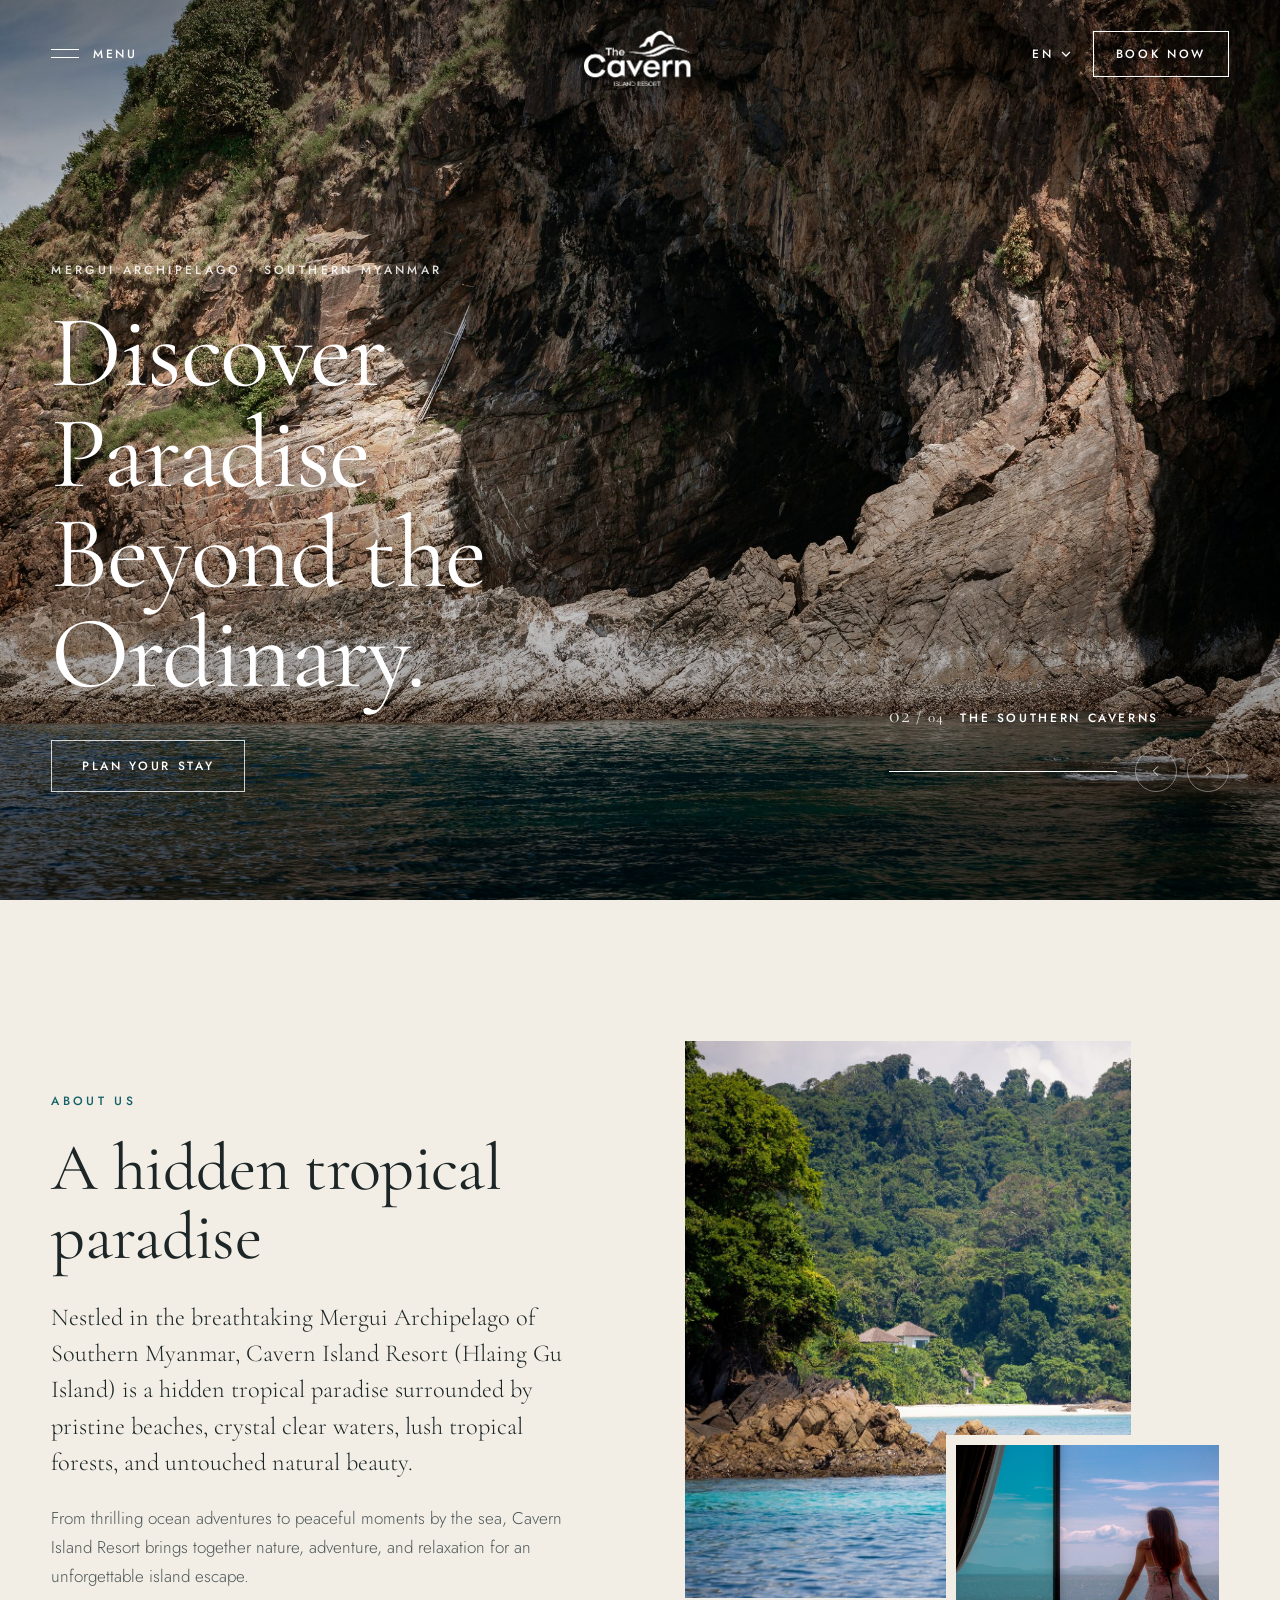
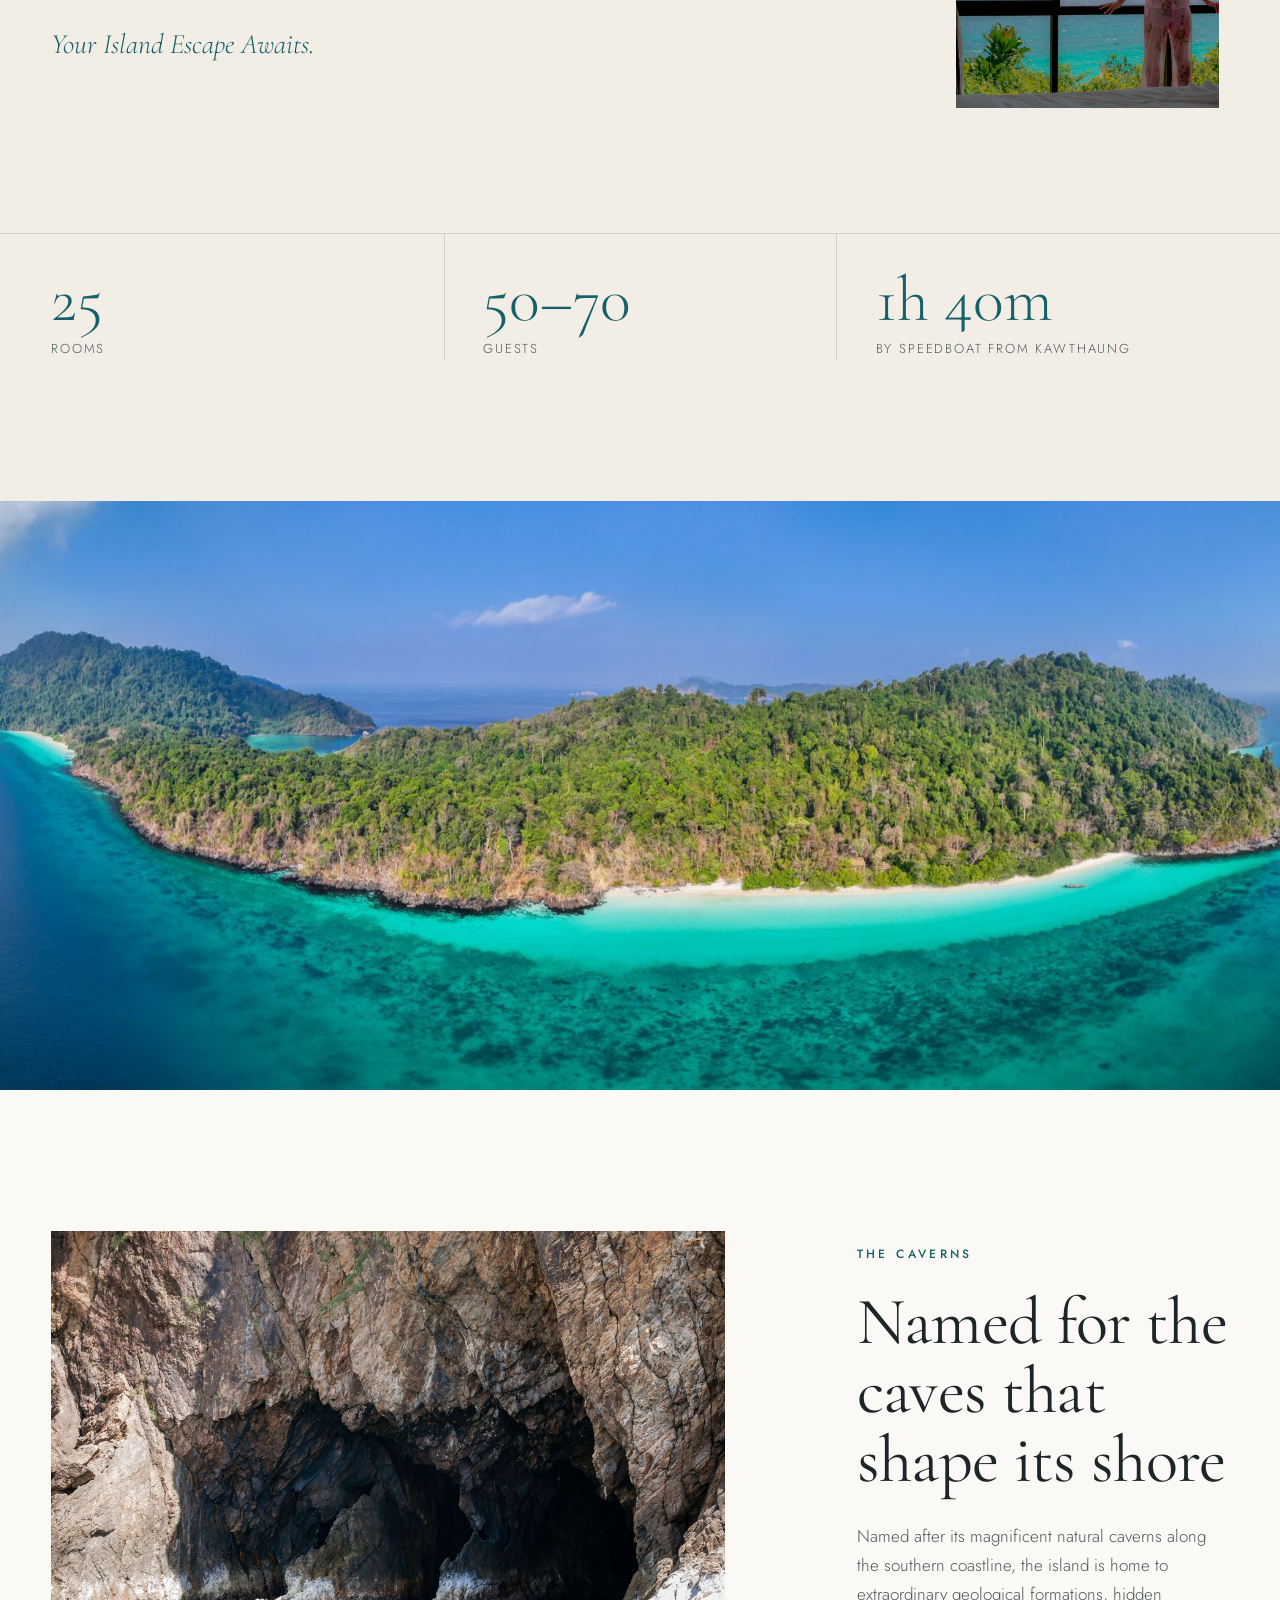
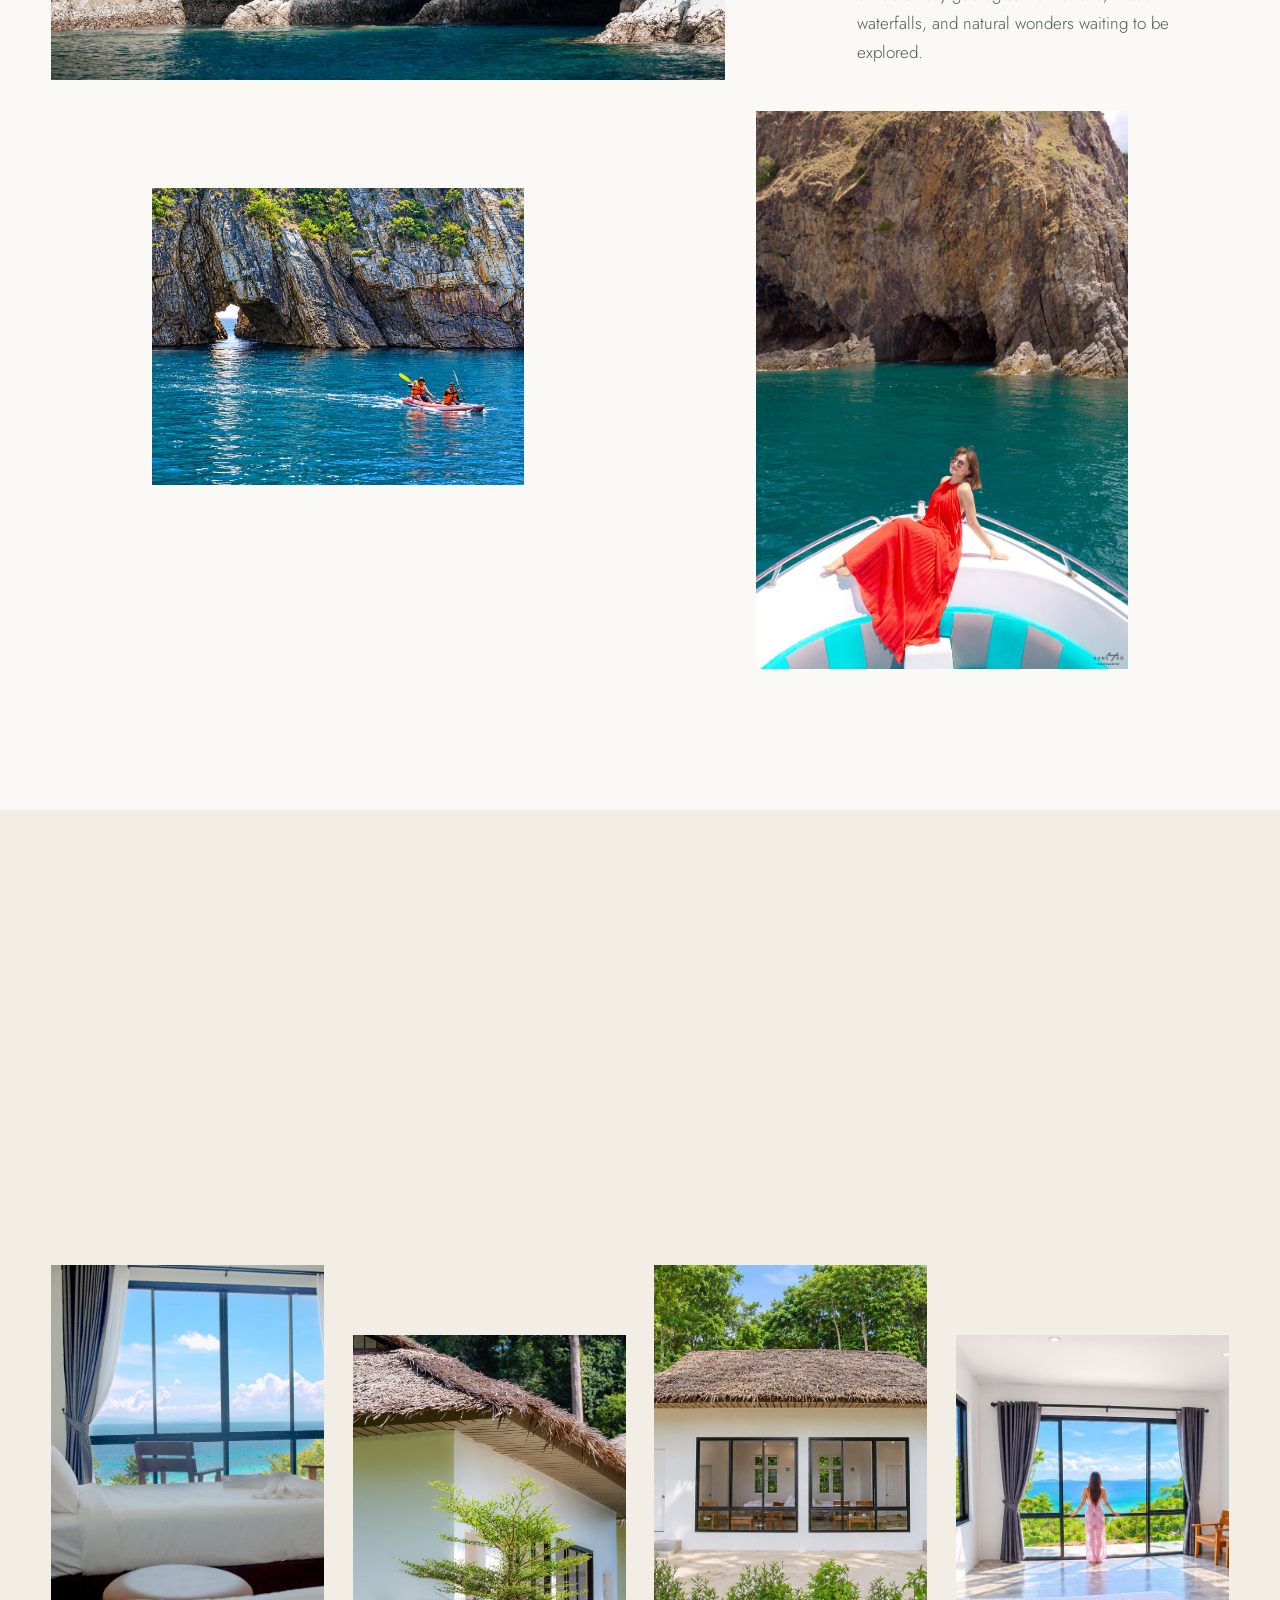
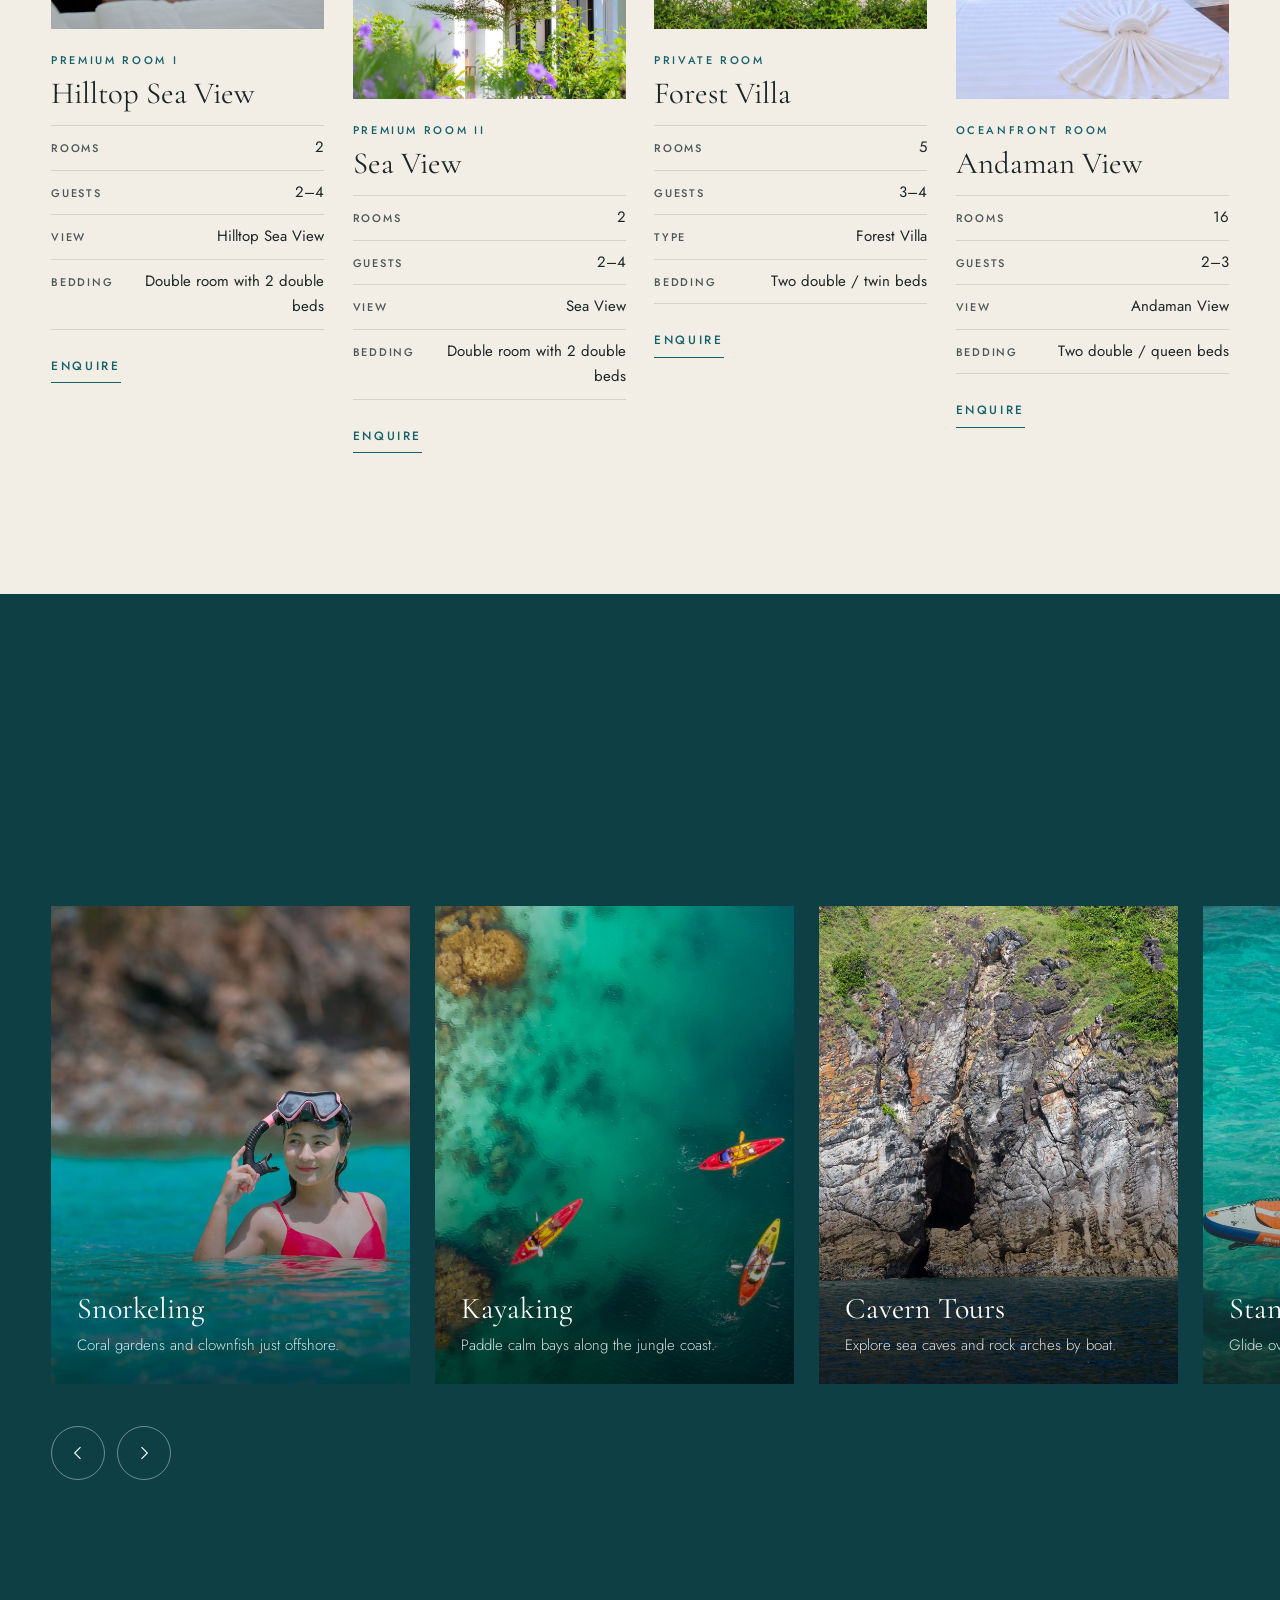
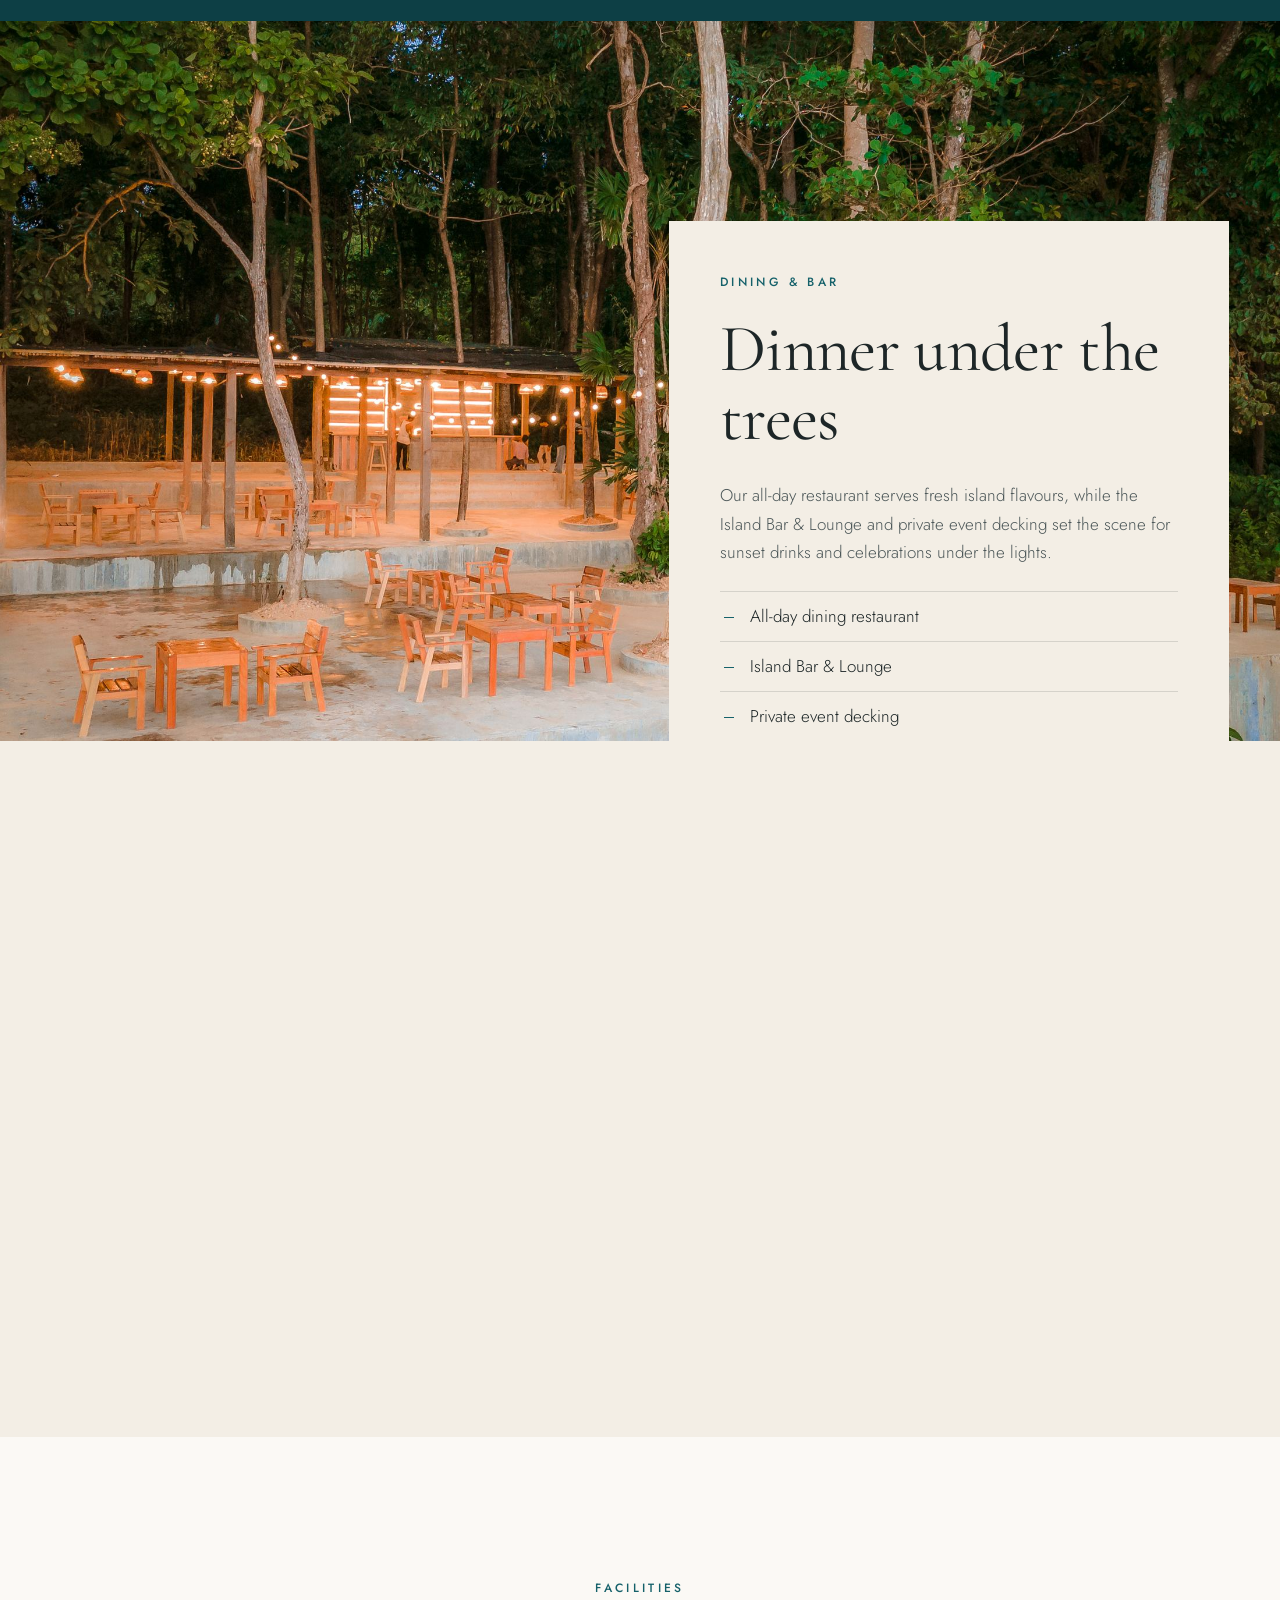
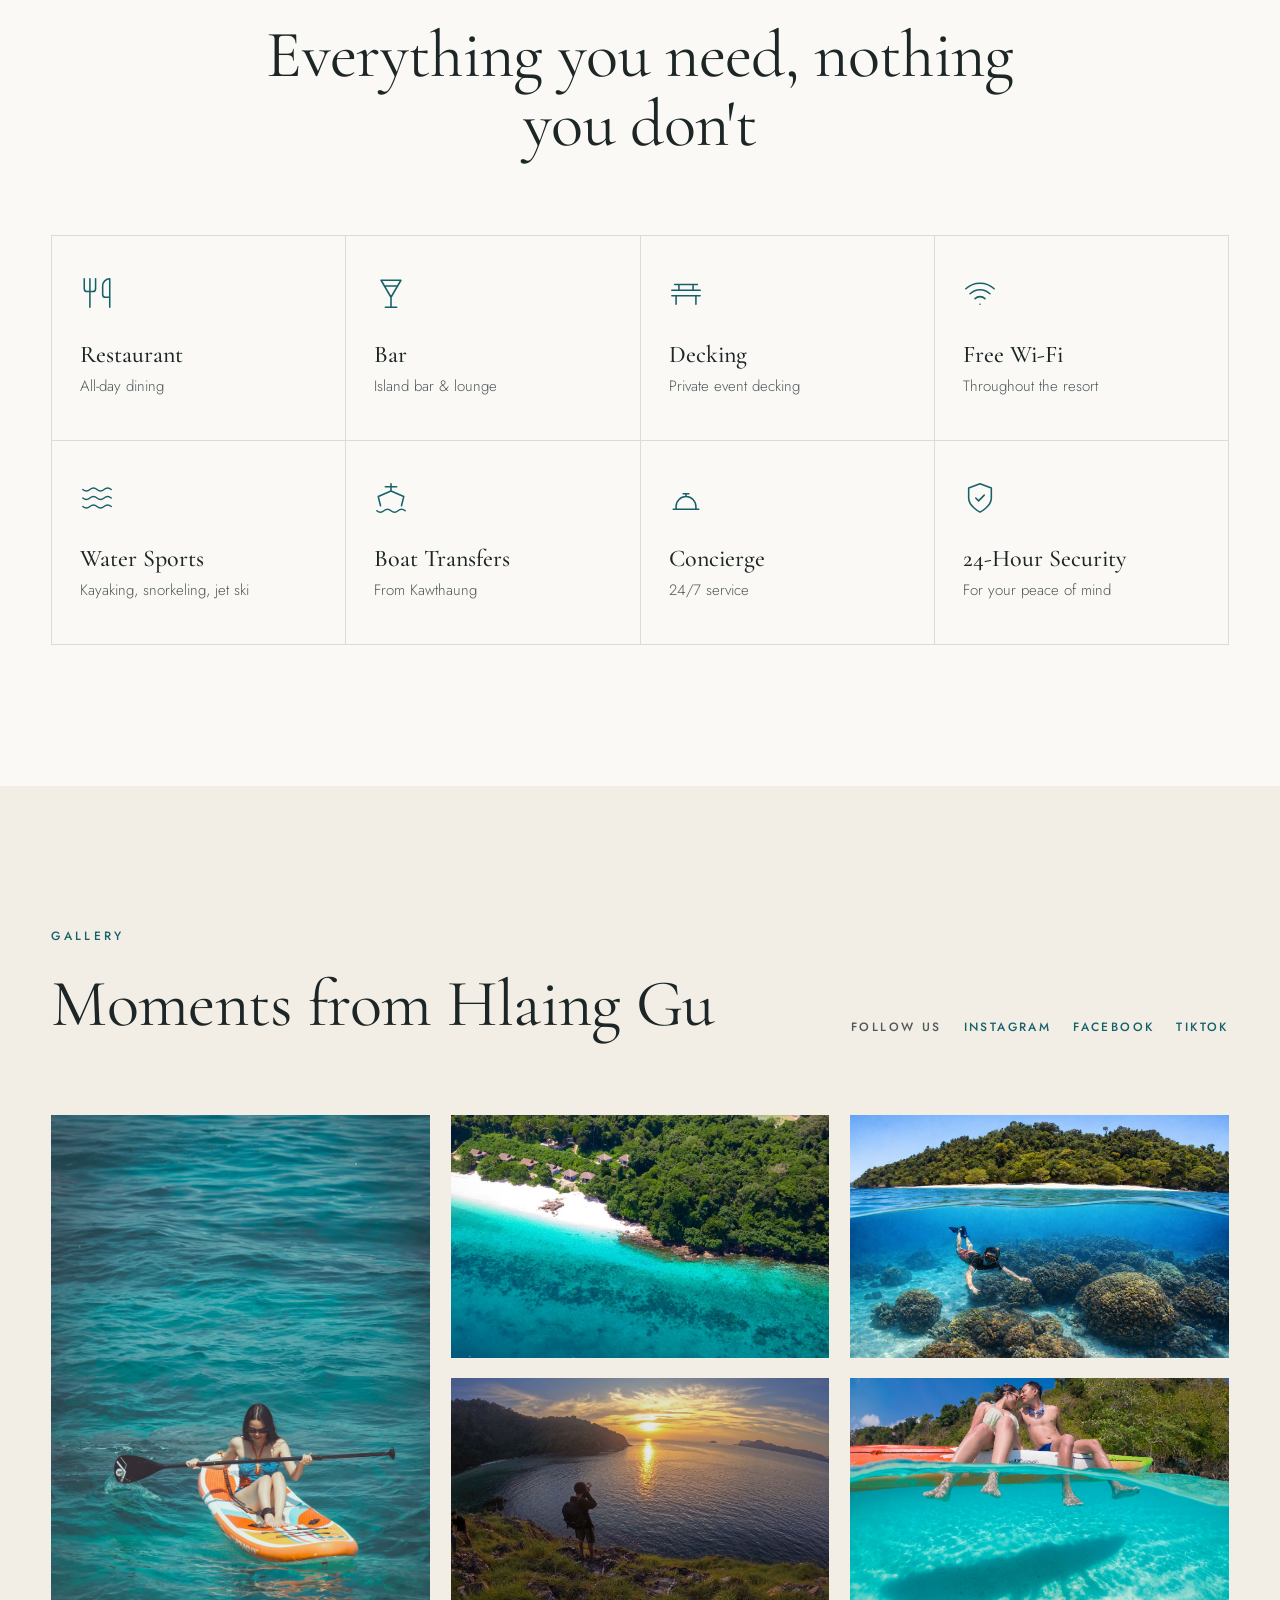
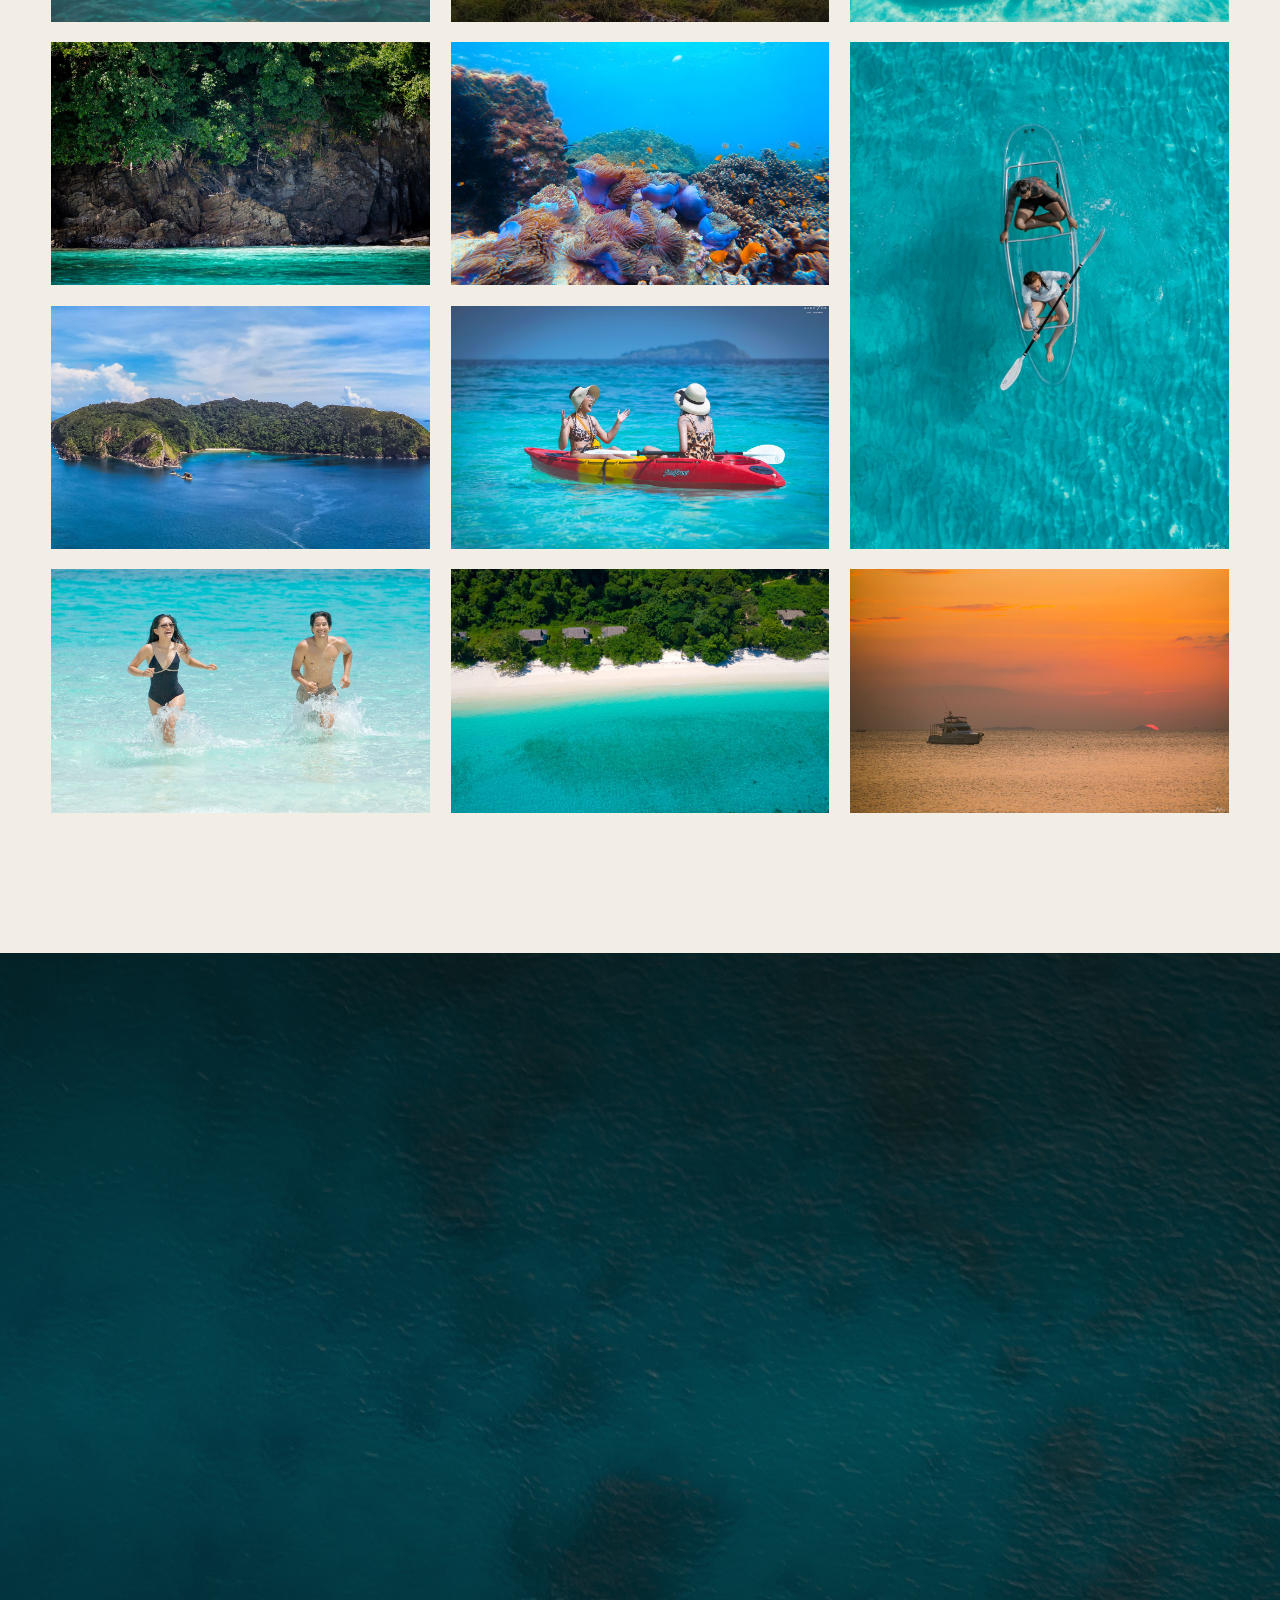
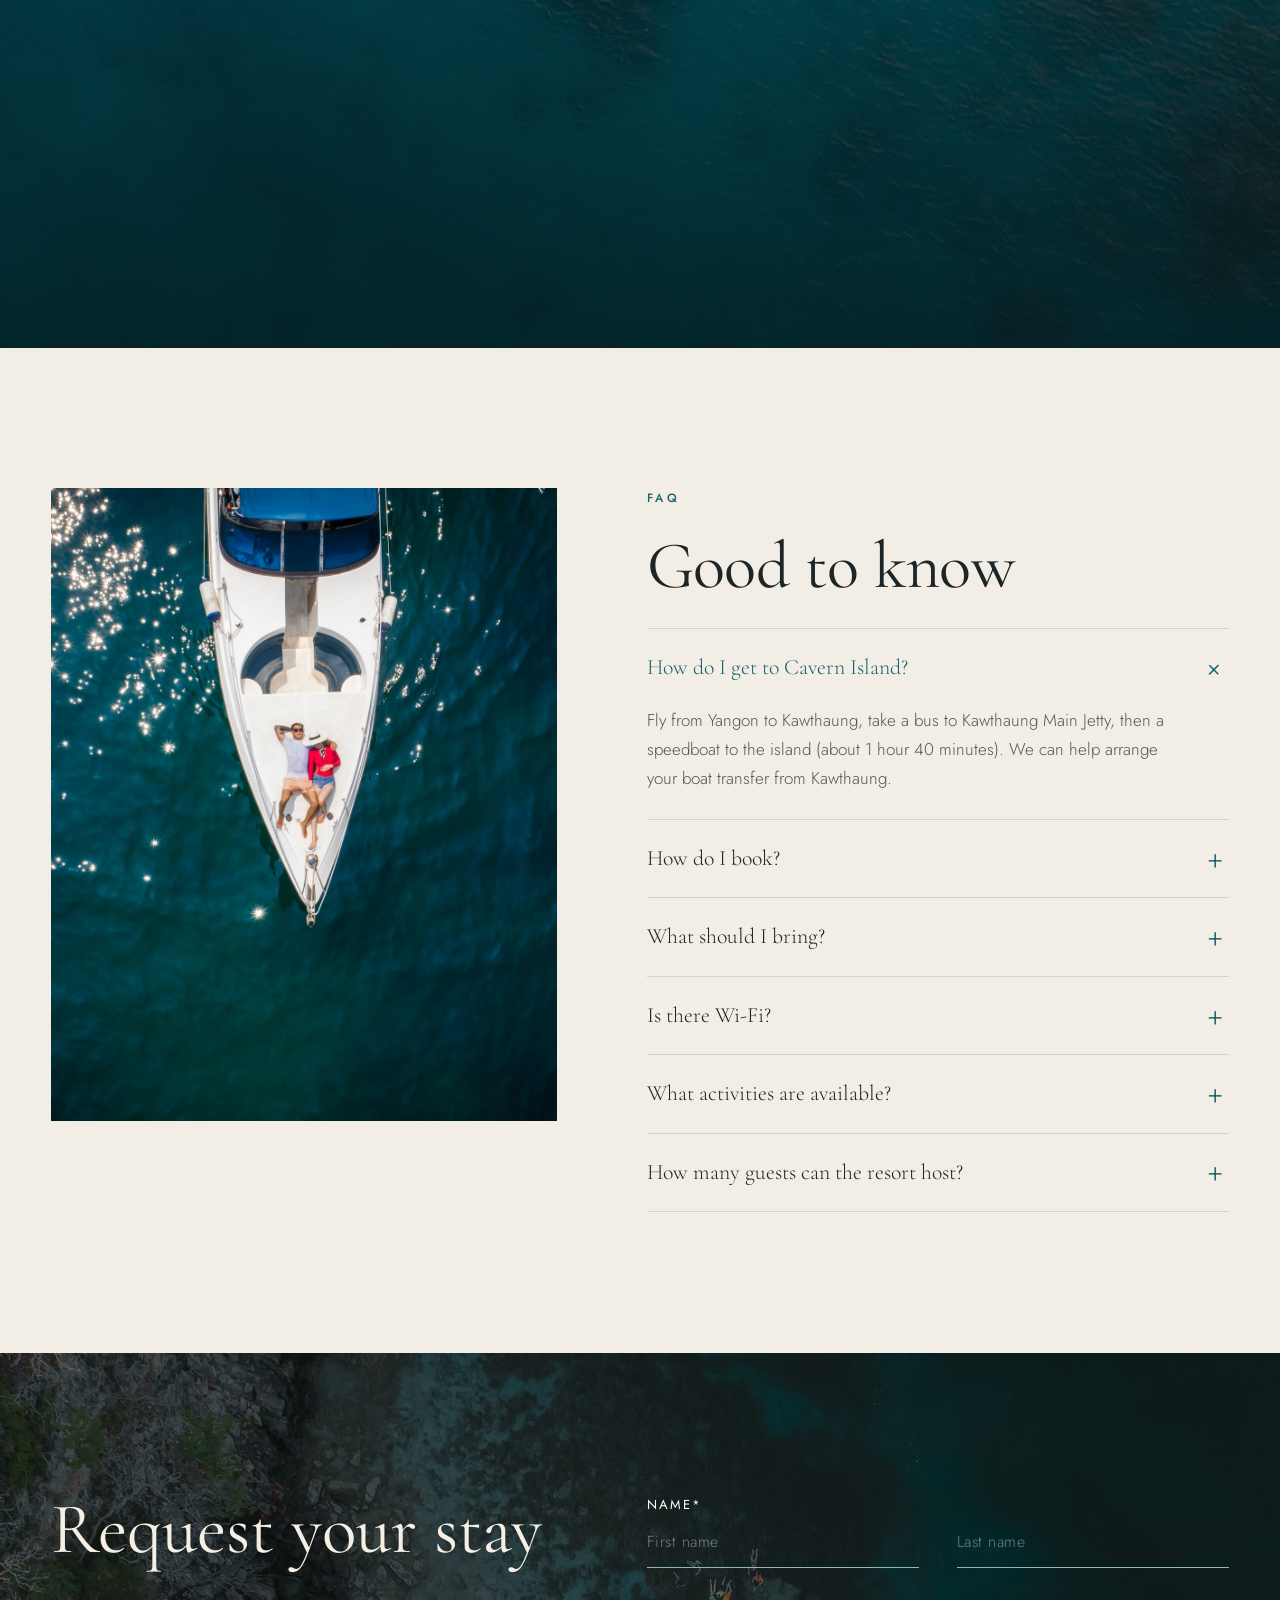
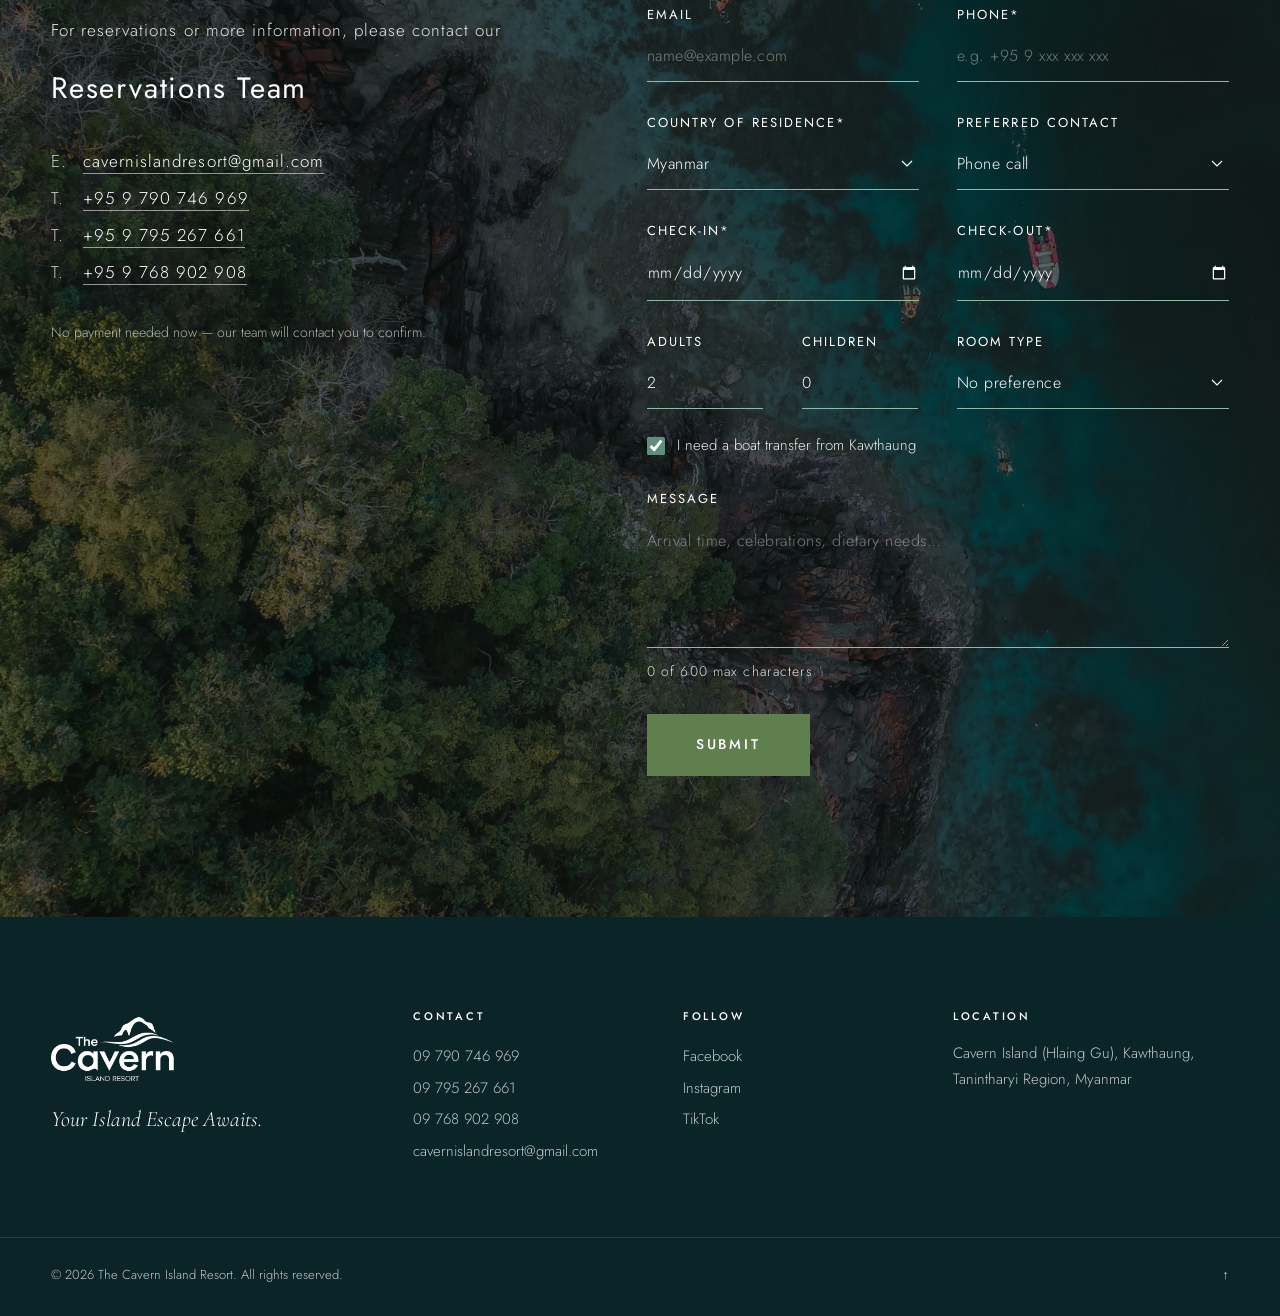
<file: index.html>
<!doctype html>
<html lang="en">
<head>
<meta charset="utf-8">
<meta name="viewport" content="width=device-width, initial-scale=1">
<title>The Cavern Island Resort · Hlaing Gu Island, Mergui Archipelago</title>
<meta name="description" content="Cavern Island Resort on Hlaing Gu Island in Myanmar's Mergui Archipelago: 25 rooms between jungle and sea, sea caves, snorkeling, kayaking and boat transfers from Kawthaung.">
<meta property="og:title" content="The Cavern Island Resort">
<meta property="og:description" content="Discover Paradise Beyond the Ordinary. A hidden tropical island in the Mergui Archipelago, Southern Myanmar.">
<meta property="og:image" content="images/hero.jpg">
<link rel="icon" type="image/png" href="images/mark-teal.png">
<link rel="preconnect" href="https://fonts.googleapis.com">
<link rel="preconnect" href="https://fonts.gstatic.com" crossorigin>
<link href="https://fonts.googleapis.com/css2?family=Cormorant+Garamond:ital,wght@0,400;0,500;0,600;1,400&family=Jost:wght@300;400;500&family=Noto+Sans+Myanmar:wght@300;400;500&family=Noto+Sans+Thai:wght@300;400;500&family=Noto+Serif+Thai:wght@400;500&family=Noto+Sans+SC:wght@300;400;500&family=Noto+Serif+SC:wght@400;500&display=swap" rel="stylesheet">
<link rel="stylesheet" href="css/style.css">
</head>
<body>

<!-- ============ HEADER ============ -->
<header class="site-header" id="top">
  <button class="menu-btn" id="menuBtn" aria-expanded="false" aria-controls="menu">
    <span class="burger"><i></i><i></i></span>
    <span data-i18n="nav.menu">Menu</span>
  </button>

  <a href="#top" class="brand" aria-label="The Cavern Island Resort">
    <img src="images/logo-white.png" alt="The Cavern Island Resort" class="logo logo-light">
    <img src="images/logo-teal.png" alt="" class="logo logo-dark" aria-hidden="true">
  </a>

  <div class="header-right">
    <div class="lang" id="lang">
      <button class="lang-btn" id="langBtn" aria-haspopup="listbox" aria-expanded="false">
        <span id="langCurrent">EN</span>
        <svg width="10" height="6" viewBox="0 0 10 6" aria-hidden="true"><path d="M1 1l4 4 4-4" fill="none" stroke="currentColor" stroke-width="1.3"/></svg>
      </button>
      <ul class="lang-list" role="listbox" id="langList">
        <li><button data-lang="en">English</button></li>
        <li><button data-lang="my">မြန်မာ</button></li>
        <li><button data-lang="th">ไทย</button></li>
        <li><button data-lang="zh">中文</button></li>
      </ul>
    </div>
    <a href="#book" class="btn btn-book" data-i18n="nav.book">Book Now</a>
  </div>
</header>

<!-- ============ MENU OVERLAY ============ -->
<nav class="menu" id="menu" aria-hidden="true">
  <div class="menu-inner">
    <ul class="menu-links">
      <li><a href="#about" data-i18n="nav.about">About</a></li>
      <li><a href="#caverns" data-i18n="nav.caverns">The Caverns</a></li>
      <li><a href="#stay" data-i18n="nav.stay">Stay</a></li>
      <li><a href="#experiences" data-i18n="nav.experiences">Experiences</a></li>
      <li><a href="#dining" data-i18n="nav.dining">Dining</a></li>
      <li><a href="#gallery" data-i18n="nav.gallery">Gallery</a></li>
      <li><a href="#getting-here" data-i18n="nav.getting">Getting Here</a></li>
      <li><a href="#faq" data-i18n="nav.faq">FAQ</a></li>
      <li><a href="#book" data-i18n="nav.book">Book Now</a></li>
    </ul>
    <div class="menu-aside">
      <img src="images/menu-aerial.jpg" alt="" loading="lazy">
      <p class="menu-contact">
        <a href="tel:+959790746969">09 790 746 969</a><br>
        <a href="mailto:cavernislandresort@gmail.com">cavernislandresort@gmail.com</a>
      </p>
    </div>
  </div>
</nav>

<main>

<!-- ============ HERO ============ -->
<section class="hero">
  <div class="hero-slides">
    <div class="slide is-active" data-caption="hero.c1" style="background-image:url(images/hero.jpg)"></div>
    <div class="slide" data-caption="hero.c2" style="background-image:url(images/hero-cave.jpg)"></div>
    <div class="slide" data-caption="hero.c3" style="background-image:url(images/hero-kayak.jpg)"></div>
    <div class="slide" data-caption="hero.c4" style="background-image:url(images/hero-reef.jpg)"></div>
  </div>
  <div class="hero-shade"></div>
  <div class="hero-content">
    <p class="eyebrow light" data-i18n="hero.eyebrow">Mergui Archipelago · Southern Myanmar</p>
    <h1 class="hero-title" data-i18n="hero.title">Discover Paradise Beyond the Ordinary.</h1>
    <a href="#book" class="btn btn-light" data-i18n="hero.cta">Plan Your Stay</a>
  </div>
  <div class="hero-meta">
    <div class="hero-meta-top">
      <span class="hero-count"><b id="heroIdx">01</b> / <span id="heroTotal">04</span></span>
      <span class="hero-caption" id="heroCaption">Hlaing Gu Beach</span>
    </div>
    <div class="hero-meta-bottom">
      <div class="hero-progress"><i id="heroBar"></i></div>
      <button class="circle-btn sm" id="heroPrev" aria-label="Previous photo"><svg viewBox="0 0 24 24"><path d="M15 5l-7 7 7 7"/></svg></button>
      <button class="circle-btn sm" id="heroNext" aria-label="Next photo"><svg viewBox="0 0 24 24"><path d="M9 5l7 7-7 7"/></svg></button>
    </div>
  </div>
</section>

<!-- ============ ABOUT ============ -->
<section class="section about" id="about">
  <div class="wrap about-grid">
    <div class="about-text reveal">
      <p class="eyebrow" data-i18n="about.eyebrow">About Us</p>
      <h2 class="h2" data-i18n="about.title">A hidden tropical paradise</h2>
      <p class="lead" data-i18n="about.p1">Nestled in the breathtaking Mergui Archipelago of Southern Myanmar, Cavern Island Resort (Hlaing Gu Island) is a hidden tropical paradise surrounded by pristine beaches, crystal clear waters, lush tropical forests, and untouched natural beauty.</p>
      <p data-i18n="about.p2">From thrilling ocean adventures to peaceful moments by the sea, Cavern Island Resort brings together nature, adventure, and relaxation for an unforgettable island escape.</p>
      <p class="signature" data-i18n="about.sign">Your Island Escape Awaits.</p>
    </div>
    <div class="about-media reveal">
      <img class="about-img-a" src="images/island-sea.jpg" alt="Cavern Island seen from the sea with villas in the forest" loading="lazy">
      <img class="about-img-b" src="images/room-window.jpg" alt="Guest looking out over the Andaman Sea from a room" loading="lazy">
    </div>
  </div>
  <div class="wrap stats reveal">
    <div class="stat"><span class="stat-num">25</span><span class="stat-label" data-i18n="stat.rooms">Rooms</span></div>
    <div class="stat"><span class="stat-num">50–70</span><span class="stat-label" data-i18n="stat.guests">Guests</span></div>
    <div class="stat"><span class="stat-num">1h 40m</span><span class="stat-label" data-i18n="stat.boat">By speedboat from Kawthaung</span></div>
  </div>
</section>

<!-- ============ PANORAMA ============ -->
<section class="pano" aria-hidden="true">
  <div class="pano-img" style="background-image:url(images/pano.jpg)"></div>
</section>

<!-- ============ CAVERNS ============ -->
<section class="section caverns" id="caverns">
  <div class="wrap caverns-grid">
    <figure class="caverns-main reveal"><img src="images/cavern-1.jpg" alt="Sea cave entrances along the southern coast" loading="lazy"></figure>
    <div class="caverns-text reveal">
      <p class="eyebrow" data-i18n="caverns.eyebrow">The Caverns</p>
      <h2 class="h2" data-i18n="caverns.title">Named for the caves that shape its shore</h2>
      <p data-i18n="caverns.p">Named after its magnificent natural caverns along the southern coastline, the island is home to extraordinary geological formations, hidden waterfalls, and natural wonders waiting to be explored.</p>
    </div>
    <figure class="caverns-small reveal"><img src="images/cavern-arch.jpg" alt="Kayakers passing a natural rock arch" loading="lazy"></figure>
    <figure class="caverns-tall reveal"><img src="images/cavern-boat.jpg" alt="Guest on a boat beside a cave" loading="lazy"></figure>
  </div>
</section>

<!-- ============ STAY ============ -->
<section class="section stay" id="stay">
  <div class="wrap">
    <div class="section-head reveal">
      <p class="eyebrow" data-i18n="stay.eyebrow">Stay</p>
      <h2 class="h2" data-i18n="stay.title">Island stays, unforgettable days</h2>
      <p class="section-intro" data-i18n="stay.p">25 beautifully designed rooms, nestled between jungle and sea. A private island escape where comfort meets nature.</p>
      <p class="overview" data-i18n="stay.overview">25 Rooms · 50–70 Guests</p>
    </div>

    <div class="rooms">
      <article class="room reveal">
        <div class="room-img"><img src="images/room-hilltop.jpg" alt="Hilltop sea view room" loading="lazy"></div>
        <p class="room-tag" data-i18n="room1.tag">Premium Room I</p>
        <h3 class="h3" data-i18n="room1.name">Hilltop Sea View</h3>
        <ul class="specs">
          <li><span data-i18n="spec.qty">Rooms</span><b>2</b></li>
          <li><span data-i18n="spec.cap">Guests</span><b>2–4</b></li>
          <li><span data-i18n="spec.view">View</span><b data-i18n="room1.name">Hilltop Sea View</b></li>
          <li><span data-i18n="spec.bed">Bedding</span><b data-i18n="bed.2double">Double room with 2 double beds</b></li>
        </ul>
        <a href="#book" class="link" data-room="hilltop" data-i18n="room.enquire">Enquire</a>
      </article>

      <article class="room reveal">
        <div class="room-img"><img src="images/room-seaview.jpg" alt="Thatched-roof villa among tropical plants" loading="lazy"></div>
        <p class="room-tag" data-i18n="room2.tag">Premium Room II</p>
        <h3 class="h3" data-i18n="room2.name">Sea View</h3>
        <ul class="specs">
          <li><span data-i18n="spec.qty">Rooms</span><b>2</b></li>
          <li><span data-i18n="spec.cap">Guests</span><b>2–4</b></li>
          <li><span data-i18n="spec.view">View</span><b data-i18n="room2.name">Sea View</b></li>
          <li><span data-i18n="spec.bed">Bedding</span><b data-i18n="bed.2double">Double room with 2 double beds</b></li>
        </ul>
        <a href="#book" class="link" data-room="seaview" data-i18n="room.enquire">Enquire</a>
      </article>

      <article class="room reveal">
        <div class="room-img"><img src="images/room-forest.jpg" alt="Forest villa among tropical trees" loading="lazy"></div>
        <p class="room-tag" data-i18n="room3.tag">Private Room</p>
        <h3 class="h3" data-i18n="room3.name">Forest Villa</h3>
        <ul class="specs">
          <li><span data-i18n="spec.qty">Rooms</span><b>5</b></li>
          <li><span data-i18n="spec.cap">Guests</span><b>3–4</b></li>
          <li><span data-i18n="spec.type">Type</span><b data-i18n="room3.name">Forest Villa</b></li>
          <li><span data-i18n="spec.bed">Bedding</span><b data-i18n="bed.doubleTwin">Two double / twin beds</b></li>
        </ul>
        <a href="#book" class="link" data-room="forest" data-i18n="room.enquire">Enquire</a>
      </article>

      <article class="room reveal">
        <div class="room-img"><img src="images/room-oceanfront.jpg" alt="Bright room with floor-to-ceiling sea view windows" loading="lazy"></div>
        <p class="room-tag" data-i18n="room4.tag">Oceanfront Room</p>
        <h3 class="h3" data-i18n="room4.name">Andaman View</h3>
        <ul class="specs">
          <li><span data-i18n="spec.qty">Rooms</span><b>16</b></li>
          <li><span data-i18n="spec.cap">Guests</span><b>2–3</b></li>
          <li><span data-i18n="spec.view">View</span><b data-i18n="room4.name">Andaman View</b></li>
          <li><span data-i18n="spec.bed">Bedding</span><b data-i18n="bed.doubleQueen">Two double / queen beds</b></li>
        </ul>
        <a href="#book" class="link" data-room="oceanfront" data-i18n="room.enquire">Enquire</a>
      </article>
    </div>
  </div>
</section>

<!-- ============ EXPERIENCES ============ -->
<section class="section experiences" id="experiences">
  <div class="wrap exp-head reveal">
    <div>
      <p class="eyebrow light" data-i18n="exp.eyebrow">Experiences</p>
      <h2 class="h2" data-i18n="exp.title">Days shaped by the sea</h2>
    </div>
    <p class="section-intro" data-i18n="exp.p">Kayaking, snorkeling, jet ski and more — the Andaman Sea is your playground.</p>
  </div>
  <div class="exp-track-wrap">
    <div class="exp-track" id="expTrack">
      <article class="exp"><img src="images/exp-snorkel.jpg" alt="" loading="lazy"><div class="exp-cap"><h3 data-i18n="exp.snorkel">Snorkeling</h3><p data-i18n="exp.snorkel.d">Coral gardens and clownfish just offshore.</p></div></article>
      <article class="exp"><img src="images/exp-kayak.jpg" alt="" loading="lazy"><div class="exp-cap"><h3 data-i18n="exp.kayak">Kayaking</h3><p data-i18n="exp.kayak.d">Paddle calm bays along the jungle coast.</p></div></article>
      <article class="exp"><img src="images/exp-caves.jpg" alt="" loading="lazy"><div class="exp-cap"><h3 data-i18n="exp.caves">Cavern Tours</h3><p data-i18n="exp.caves.d">Explore sea caves and rock arches by boat.</p></div></article>
      <article class="exp"><img src="images/exp-paddle.jpg" alt="" loading="lazy"><div class="exp-cap"><h3 data-i18n="exp.paddle">Stand-up Paddle</h3><p data-i18n="exp.paddle.d">Glide over clear turquoise shallows.</p></div></article>
      <article class="exp"><img src="images/exp-reef.jpg" alt="" loading="lazy"><div class="exp-cap"><h3 data-i18n="exp.reef">Reef Life</h3><p data-i18n="exp.reef.d">Discover the vivid underwater world of Mergui.</p></div></article>
      <article class="exp"><img src="images/exp-boat.jpg" alt="" loading="lazy"><div class="exp-cap"><h3 data-i18n="exp.boat">Island Hopping</h3><p data-i18n="exp.boat.d">Cruise to nearby beaches and islands.</p></div></article>
      <article class="exp"><img src="images/exp-sunset.jpg" alt="" loading="lazy"><div class="exp-cap"><h3 data-i18n="exp.sunset">Sunsets</h3><p data-i18n="exp.sunset.d">Golden evenings over the archipelago.</p></div></article>
      <article class="exp"><img src="images/exp-hike.jpg" alt="" loading="lazy"><div class="exp-cap"><h3 data-i18n="exp.hike">Nature Walks</h3><p data-i18n="exp.hike.d">Hike to viewpoints above the sea.</p></div></article>
    </div>
  </div>
  <div class="wrap exp-nav">
    <button class="circle-btn" id="expPrev" aria-label="Previous"><svg viewBox="0 0 24 24"><path d="M15 5l-7 7 7 7"/></svg></button>
    <button class="circle-btn" id="expNext" aria-label="Next"><svg viewBox="0 0 24 24"><path d="M9 5l7 7-7 7"/></svg></button>
  </div>
</section>

<!-- ============ DINING ============ -->
<section class="dining" id="dining">
  <div class="dining-hero" style="background-image:url(images/dine-night.jpg)">
    <div class="dining-card reveal">
      <p class="eyebrow" data-i18n="dine.eyebrow">Dining &amp; Bar</p>
      <h2 class="h2" data-i18n="dine.title">Dinner under the trees</h2>
      <p data-i18n="dine.p">Our all-day restaurant serves fresh island flavours, while the Island Bar &amp; Lounge and private event decking set the scene for sunset drinks and celebrations under the lights.</p>
      <ul class="ticks">
        <li data-i18n="dine.f1">All-day dining restaurant</li>
        <li data-i18n="dine.f2">Island Bar &amp; Lounge</li>
        <li data-i18n="dine.f3">Private event decking</li>
      </ul>
    </div>
  </div>
  <div class="wrap dining-strip">
    <img src="images/dine-bar.jpg" alt="Island bar and lounge at night" loading="lazy" class="reveal">
    <img src="images/dine-deck.jpg" alt="Sea view deck with table for two" loading="lazy" class="reveal">
    <img src="images/dine-cruise.jpg" alt="Guest relaxing on the boat beside the island cliffs" loading="lazy" class="reveal">
  </div>
</section>

<!-- ============ AMENITIES ============ -->
<section class="section amenities">
  <div class="wrap">
    <div class="section-head center reveal">
      <p class="eyebrow" data-i18n="amen.eyebrow">Facilities</p>
      <h2 class="h2" data-i18n="amen.title">Everything you need, nothing you don't</h2>
    </div>
    <ul class="amen-grid reveal">
      <li><svg viewBox="0 0 24 24"><path d="M3 2v7c0 1.1.9 2 2 2h4a2 2 0 0 0 2-2V2M7 2v20M21 15V2a5 5 0 0 0-5 5v6c0 1.1.9 2 2 2h3zm0 0v7"/></svg><h3 data-i18n="amen.restaurant">Restaurant</h3><p data-i18n="amen.restaurant.d">All-day dining</p></li>
      <li><svg viewBox="0 0 24 24"><path d="M8 22h8M12 15v7M5 3h14l-7 12z M7.5 7h9"/></svg><h3 data-i18n="amen.bar">Bar</h3><p data-i18n="amen.bar.d">Island bar &amp; lounge</p></li>
      <li><svg viewBox="0 0 24 24"><path d="M2 10h20M2 14h20M5 14v6M19 14v6M7 10V6M17 10V6M4 6h16"/></svg><h3 data-i18n="amen.deck">Decking</h3><p data-i18n="amen.deck.d">Private event decking</p></li>
      <li><svg viewBox="0 0 24 24"><path d="M5 12.5a10 10 0 0 1 14 0M8.5 16a5 5 0 0 1 7 0M2 9a15 15 0 0 1 20 0M12 20h.01"/></svg><h3 data-i18n="amen.wifi">Free Wi-Fi</h3><p data-i18n="amen.wifi.d">Throughout the resort</p></li>
      <li><svg viewBox="0 0 24 24"><path d="M2 6c.6.5 1.2 1 2.5 1C7 7 7 5 9.5 5c2.6 0 2.4 2 5 2 2.5 0 2.5-2 5-2 1.3 0 1.9.5 2.5 1M2 12c.6.5 1.2 1 2.5 1 2.5 0 2.5-2 5-2 2.6 0 2.4 2 5 2 2.5 0 2.5-2 5-2 1.3 0 1.9.5 2.5 1M2 18c.6.5 1.2 1 2.5 1 2.5 0 2.5-2 5-2 2.6 0 2.4 2 5 2 2.5 0 2.5-2 5-2 1.3 0 1.9.5 2.5 1"/></svg><h3 data-i18n="amen.water">Water Sports</h3><p data-i18n="amen.water.d">Kayaking, snorkeling, jet ski</p></li>
      <li><svg viewBox="0 0 24 24"><path d="M2 21c.6.5 1.2 1 2.5 1 2.5 0 2.5-2 5-2 1.3 0 1.9.5 2.5 1s1.2 1 2.5 1c2.5 0 2.5-2 5-2 1.3 0 1.9.5 2.5 1M19.4 17.5 21 11l-9-4-9 4 1.6 6.5M12 2v5M8 4h8"/></svg><h3 data-i18n="amen.boat">Boat Transfers</h3><p data-i18n="amen.boat.d">From Kawthaung</p></li>
      <li><svg viewBox="0 0 24 24"><path d="M3 20h18M5 20v-2a7 7 0 0 1 14 0v2M12 11V9M10 9h4"/></svg><h3 data-i18n="amen.concierge">Concierge</h3><p data-i18n="amen.concierge.d">24/7 service</p></li>
      <li><svg viewBox="0 0 24 24"><path d="M12 22s8-4 8-10V5l-8-3-8 3v7c0 6 8 10 8 10zM9 12l2 2 4-4"/></svg><h3 data-i18n="amen.security">24-Hour Security</h3><p data-i18n="amen.security.d">For your peace of mind</p></li>
    </ul>
  </div>
</section>

<!-- ============ GALLERY ============ -->
<section class="section gallery" id="gallery">
  <div class="wrap">
    <div class="section-head reveal gallery-head">
      <div>
        <p class="eyebrow" data-i18n="gallery.eyebrow">Gallery</p>
        <h2 class="h2" data-i18n="gallery.title">Moments from Hlaing Gu</h2>
      </div>
      <div class="socials">
        <span data-i18n="gallery.follow">Follow us</span>
        <a href="https://www.instagram.com/cavernislandresort" target="_blank" rel="noopener">Instagram</a>
        <a href="https://www.facebook.com/share/1A369xtSbC/" target="_blank" rel="noopener">Facebook</a>
        <a href="https://www.tiktok.com/@cavern.island.hla" target="_blank" rel="noopener">TikTok</a>
      </div>
    </div>
    <div class="masonry" id="masonry">
      <a href="images/g-aerial.jpg"><img src="images/g-aerial.jpg" alt="Aerial view of the resort beach and villas" loading="lazy"></a>
      <a href="images/g-kayak-beach.jpg" class="tall-a"><img src="images/g-kayak-beach.jpg" alt="Paddleboarding over turquoise water" loading="lazy"></a>
      <a href="images/g-overunder.jpg"><img src="images/g-overunder.jpg" alt="Snorkeler over coral below the island" loading="lazy"></a>
      <a href="images/g-sunset-walk.jpg"><img src="images/g-sunset-walk.jpg" alt="Watching the sunset from the hilltop" loading="lazy"></a>
      <a href="images/g-halfwater.jpg"><img src="images/g-halfwater.jpg" alt="Guests on a kayak in clear water" loading="lazy"></a>
      <a href="images/g-cliff.jpg"><img src="images/g-cliff.jpg" alt="Jungle cliffs over turquoise water" loading="lazy"></a>
      <a href="images/g-clownfish.jpg"><img src="images/g-clownfish.jpg" alt="Clownfish in an anemone" loading="lazy"></a>
      <a href="images/g-drone-kayak.jpg" class="tall-b"><img src="images/g-drone-kayak.jpg" alt="Clear kayak from above" loading="lazy"></a>
      <a href="images/g-island.jpg"><img src="images/g-island.jpg" alt="Cavern Island from the air" loading="lazy"></a>
      <a href="images/g-kayak-two.jpg"><img src="images/g-kayak-two.jpg" alt="Two guests in a kayak" loading="lazy"></a>
      <a href="images/g-beach-run.jpg"><img src="images/g-beach-run.jpg" alt="Couple running in the shallows" loading="lazy"></a>
      <a href="images/g-lagoon.jpg"><img src="images/g-lagoon.jpg" alt="Aerial view of villas along the white sand beach" loading="lazy"></a>
      <a href="images/g-glow.jpg"><img src="images/g-glow.jpg" alt="Boat on the sea at orange sunset" loading="lazy"></a>
    </div>
  </div>
</section>

<!-- ============ GETTING HERE ============ -->
<section class="getting" id="getting-here" style="background-image:url(images/get-bg.jpg)">
  <div class="getting-shade"></div>
  <div class="wrap getting-inner">
    <div class="getting-head reveal">
      <div>
        <p class="eyebrow light" data-i18n="get.eyebrow">Getting Here</p>
        <h2 class="h2" data-i18n="get.title">How to get to Cavern Island</h2>
      </div>
      <p class="getting-lead" data-i18n="get.p">Three easy legs from Yangon to our private beach. The last one is a scenic speedboat ride through the Mergui Archipelago.</p>
    </div>
    <ol class="route reveal">
      <li class="leg">
        <div class="leg-top"><span class="leg-icon"><svg viewBox="0 0 24 24" aria-hidden="true"><path d="M2.5 13.5 21 6.5c.9-.3 1.6.7 1 1.4l-3.2 3.6L8 15.4l-3.3-1.1-2.2-.8Z"/><path d="m8 15.4 1.2 4.6 2.6-3.4"/><path d="M6.5 9.2 4 8.3l1.5-1.5 4.8.9"/></svg></span><span class="leg-mode" data-i18n="get.m1">By air</span></div>
        <span class="leg-n">01</span>
        <h3 data-i18n="get.s1.t">Yangon → Kawthaung Airport</h3>
        <p data-i18n="get.s1.d">Take a domestic flight from Yangon to Kawthaung Airport.</p>
      </li>
      <li class="leg">
        <div class="leg-top"><span class="leg-icon"><svg viewBox="0 0 24 24" aria-hidden="true"><rect x="4" y="3.5" width="16" height="14" rx="2.5"/><path d="M4 11h16M8 3.5v7.5M16 3.5v7.5"/><circle cx="8" cy="14.5" r="1"/><circle cx="16" cy="14.5" r="1"/><path d="M6.5 17.5V20M17.5 17.5V20"/></svg></span><span class="leg-mode" data-i18n="get.m2">By road</span></div>
        <span class="leg-n">02</span>
        <h3 data-i18n="get.s2.t">Kawthaung Airport → Main Jetty</h3>
        <p data-i18n="get.s2.d">Take a bus from Kawthaung Airport to Kawthaung Main Jetty (မြို့မဆိပ်ကမ်း).</p>
      </li>
      <li class="leg">
        <div class="leg-top"><span class="leg-icon"><svg viewBox="0 0 24 24" aria-hidden="true"><path d="M3 14h18l-2.6 4.2a2 2 0 0 1-1.7.8H7.3a2 2 0 0 1-1.7-.8L3 14Z"/><path d="M6 14V9.5h9l3 4.5"/><path d="M9 9.5V6.5h3"/><path d="M2 21.5c1.7 0 1.7-1 3.3-1s1.7 1 3.4 1 1.6-1 3.3-1 1.7 1 3.3 1 1.7-1 3.4-1 1.6 1 3.3 1"/></svg></span><span class="leg-mode" data-i18n="get.m3">By sea · 1h 40m</span></div>
        <span class="leg-n">03</span>
        <h3 data-i18n="get.s3.t">Main Jetty → Cavern Island</h3>
        <p data-i18n="get.s3.d">Take a speedboat from Kawthaung Main Jetty to Cavern Island. The journey takes approx. 1 hour 40 minutes.</p>
      </li>
    </ol>
    <div class="getting-foot reveal">
      <p data-i18n="get.note">Tell us your flight and we'll arrange your boat transfer from Kawthaung.</p>
      <div class="getting-actions">
        <a class="btn btn-light-solid" href="#book" data-i18n="get.cta">Arrange my transfer</a>
        <a class="link light" href="https://www.google.com/maps/search/?api=1&amp;query=Cavern+Island+Resort+Kawthaung" target="_blank" rel="noopener" data-i18n="get.map">Open in Google Maps</a>
      </div>
    </div>
  </div>
</section>

<!-- ============ FAQ ============ -->
<section class="section faq" id="faq">
  <div class="wrap faq-grid">
    <div class="faq-media reveal" id="faqMedia">
      <img src="images/faq-arrive.jpg" alt="Boat crossing the open sea from above" loading="lazy" class="is-active">
      <img src="images/faq-book.jpg" alt="Bright twin room with sea view windows" loading="lazy">
      <img src="images/faq-bring.jpg" alt="Guest walking to the water with snorkel fins" loading="lazy">
      <img src="images/faq-wifi.jpg" alt="Bedside table with tea set" loading="lazy">
      <img src="images/faq-activities.jpg" alt="Kayaking over clear reef water" loading="lazy">
      <img src="images/faq-groups.jpg" alt="Group of friends on the beach" loading="lazy">
    </div>
    <div class="faq-side reveal">
      <p class="eyebrow" data-i18n="faq.eyebrow">FAQ</p>
      <h2 class="h2" data-i18n="faq.title">Good to know</h2>
      <div class="faq-list" id="faqList">
      <details data-img="0" open><summary data-i18n="faq.q1"></summary><div class="faq-body"><img class="faq-thumb" src="images/faq-arrive.jpg" alt="" loading="lazy"><p data-i18n="faq.a1"></p></div></details>
      <details data-img="1"><summary data-i18n="faq.q2"></summary><div class="faq-body"><img class="faq-thumb" src="images/faq-book.jpg" alt="" loading="lazy"><p data-i18n="faq.a2"></p></div></details>
      <details data-img="2"><summary data-i18n="faq.q3"></summary><div class="faq-body"><img class="faq-thumb" src="images/faq-bring.jpg" alt="" loading="lazy"><p data-i18n="faq.a3"></p></div></details>
      <details data-img="3"><summary data-i18n="faq.q4"></summary><div class="faq-body"><img class="faq-thumb" src="images/faq-wifi.jpg" alt="" loading="lazy"><p data-i18n="faq.a4"></p></div></details>
      <details data-img="4"><summary data-i18n="faq.q5"></summary><div class="faq-body"><img class="faq-thumb" src="images/faq-activities.jpg" alt="" loading="lazy"><p data-i18n="faq.a5"></p></div></details>
      <details data-img="5"><summary data-i18n="faq.q6"></summary><div class="faq-body"><img class="faq-thumb" src="images/faq-groups.jpg" alt="" loading="lazy"><p data-i18n="faq.a6"></p></div></details>
      </div>
    </div>
  </div>
</section>

<!-- ============ BOOKING ============ -->
<section class="book" id="book" style="background-image:url(images/book-bg.jpg)">
  <div class="book-shade"></div>
  <div class="wrap book-grid">
    <div class="book-intro reveal">
      <h2 class="book-title" data-i18n="book.title">Request your stay</h2>
      <p class="book-lead" data-i18n="book.p">For reservations or more information, please contact our</p>
      <p class="book-team" data-i18n="book.team">Reservations Team</p>
      <div class="book-direct">
        <p><span>E.</span> <a href="mailto:cavernislandresort@gmail.com">cavernislandresort@gmail.com</a></p>
        <p><span>T.</span> <a href="tel:+959790746969">+95 9 790 746 969</a></p>
        <p><span>T.</span> <a href="tel:+959795267661">+95 9 795 267 661</a></p>
        <p><span>T.</span> <a href="tel:+959768902908">+95 9 768 902 908</a></p>
      </div>
      <p class="book-nopay" data-i18n="book.nopay">No payment needed now — our team will contact you to confirm.</p>
    </div>

    <div class="book-form-wrap reveal">
      <form id="bookForm" novalidate>
        <div class="field-group">
          <span class="group-label"><span data-i18n="form.name">Name</span>*</span>
          <div class="row">
            <label class="field"><input type="text" name="firstName" required autocomplete="given-name" data-i18n-ph="form.first" placeholder="First name" aria-label="First name"></label>
            <label class="field"><input type="text" name="lastName" autocomplete="family-name" data-i18n-ph="form.last" placeholder="Last name" aria-label="Last name"></label>
          </div>
        </div>
        <div class="row">
          <label class="field"><span data-i18n="form.email">Email</span>
            <input type="email" name="email" autocomplete="email" placeholder="name@example.com"></label>
          <label class="field"><span><span data-i18n="form.phone">Phone</span>*</span>
            <input type="tel" name="phone" required autocomplete="tel" data-i18n-ph="form.phonePh" placeholder="e.g. +95 9 xxx xxx xxx"></label>
        </div>
        <div class="row">
          <label class="field"><span><span data-i18n="form.country">Country of residence</span>*</span>
            <select name="country" required>
              <option>Myanmar</option>
              <option>Thailand</option>
              <option>China</option>
              <option>Singapore</option>
              <option>Malaysia</option>
              <option>Japan</option>
              <option>South Korea</option>
              <option>Taiwan</option>
              <option>Hong Kong</option>
              <option>Vietnam</option>
              <option>Indonesia</option>
              <option>Philippines</option>
              <option>Cambodia</option>
              <option>Laos</option>
              <option>India</option>
              <option>Australia</option>
              <option>New Zealand</option>
              <option>United States</option>
              <option>Canada</option>
              <option>United Kingdom</option>
              <option>Germany</option>
              <option>France</option>
              <option>Italy</option>
              <option>Netherlands</option>
              <option>Switzerland</option>
              <option>Russia</option>
              <option>United Arab Emirates</option>
              <option value="Other" data-i18n="form.other">Other</option>
            </select></label>
          <label class="field"><span data-i18n="form.contactVia">Preferred contact</span>
            <select name="contactVia">
              <option value="Phone call" data-i18n="form.viaPhone">Phone call</option>
              <option value="Viber">Viber</option>
              <option value="WhatsApp">WhatsApp</option>
              <option value="Email" data-i18n="form.email">Email</option>
            </select></label>
        </div>
        <div class="row">
          <label class="field"><span><span data-i18n="form.checkin">Check-in</span>*</span>
            <input type="date" name="checkin" required></label>
          <label class="field"><span><span data-i18n="form.checkout">Check-out</span>*</span>
            <input type="date" name="checkout" required></label>
        </div>
        <div class="row row-3">
          <label class="field"><span data-i18n="form.adults">Adults</span>
            <input type="number" name="adults" min="1" max="70" value="2" required></label>
          <label class="field"><span data-i18n="form.children">Children</span>
            <input type="number" name="children" min="0" max="30" value="0"></label>
          <label class="field"><span data-i18n="form.room">Room type</span>
            <select name="room" id="roomSelect">
              <option value="No preference" data-i18n="form.roomAny">No preference</option>
              <option value="hilltop" data-i18n="room1.full">Premium Room I · Hilltop Sea View</option>
              <option value="seaview" data-i18n="room2.full">Premium Room II · Sea View</option>
              <option value="forest" data-i18n="room3.full">Private Room · Forest Villa</option>
              <option value="oceanfront" data-i18n="room4.full">Oceanfront Room · Andaman View</option>
            </select></label>
        </div>
        <label class="check"><input type="checkbox" name="transfer" checked> <span data-i18n="form.transfer">I need a boat transfer from Kawthaung</span></label>
        <label class="field"><span data-i18n="form.message">Message</span>
          <textarea name="message" rows="4" maxlength="600" data-i18n-ph="form.messagePh" placeholder="Arrival time, celebrations, dietary needs…"></textarea></label>
        <p class="char-count"><span id="charCount">0</span> <span data-i18n="form.chars">of 600 max characters</span></p>
        <p class="form-error" id="formError" role="alert"></p>
        <button type="submit" class="btn btn-submit" id="submitBtn" data-i18n="form.submit">Submit</button>
      </form>

      <div class="book-done" id="bookDone" hidden>
        <h3 class="book-title small" data-i18n="done.title">Thank you!</h3>
        <p id="doneMsg"></p>
        <div class="done-actions" id="doneActions">
          <a class="btn btn-submit" id="sendEmail" data-i18n="done.email">Send by Email</a>
          <a class="btn btn-line" id="sendWA" target="_blank" rel="noopener" data-i18n="done.wa">Send via WhatsApp</a>
          <a class="btn btn-line" id="sendViber" data-i18n="done.viber">Send via Viber</a>
          <button class="btn btn-line" id="copyBtn" type="button" data-i18n="done.copy">Copy details</button>
        </div>
        <pre class="summary" id="summary"></pre>
        <button class="link light" id="againBtn" type="button" data-i18n="done.again">Make another request</button>
      </div>
    </div>
  </div>
</section>

</main>

<!-- ============ FOOTER ============ -->
<footer class="footer">
  <div class="wrap footer-grid">
    <div class="footer-brand">
      <img src="images/logo-white.png" alt="The Cavern Island Resort">
      <p data-i18n="about.sign">Your Island Escape Awaits.</p>
    </div>
    <div>
      <h4 data-i18n="footer.contact">Contact</h4>
      <a href="tel:+959790746969">09 790 746 969</a>
      <a href="tel:+959795267661">09 795 267 661</a>
      <a href="tel:+959768902908">09 768 902 908</a>
      <a href="mailto:cavernislandresort@gmail.com">cavernislandresort@gmail.com</a>
    </div>
    <div>
      <h4 data-i18n="footer.follow">Follow</h4>
      <a href="https://www.facebook.com/share/1A369xtSbC/" target="_blank" rel="noopener">Facebook</a>
      <a href="https://www.instagram.com/cavernislandresort" target="_blank" rel="noopener">Instagram</a>
      <a href="https://www.tiktok.com/@cavern.island.hla" target="_blank" rel="noopener">TikTok</a>
    </div>
    <div>
      <h4 data-i18n="footer.location">Location</h4>
      <p data-i18n="footer.address">Cavern Island (Hlaing Gu), Kawthaung, Tanintharyi Region, Myanmar</p>
    </div>
  </div>
  <div class="wrap footer-bottom">
    <span>© <span id="year"></span> The Cavern Island Resort. <span data-i18n="footer.rights">All rights reserved.</span></span>
    <a href="#top">↑</a>
  </div>
</footer>

<!-- Lightbox -->
<div class="lightbox" id="lightbox" hidden>
  <button class="lb-close" id="lbClose" aria-label="Close">×</button>
  <button class="lb-nav lb-prev" id="lbPrev" aria-label="Previous">‹</button>
  <img id="lbImg" alt="">
  <button class="lb-nav lb-next" id="lbNext" aria-label="Next">›</button>
</div>

<!-- Mobile sticky book bar -->
<a href="#book" class="mobile-book" data-i18n="nav.book">Book Now</a>

<script src="js/i18n.js"></script>
<script src="js/main.js"></script>
</body>
</html>
</file>
<file: css/style.css>
/* ============================================================
   The Cavern Island Resort — stylesheet
   ============================================================ */
/* To use the licensed La Luxes Serif later:
   1) put LaLuxesSerif.woff2 in website/fonts/
   2) uncomment the block below
   3) change --display to: "La Luxes Serif","Cormorant Garamond",Georgia,serif
@font-face{font-family:"La Luxes Serif";src:url(../fonts/LaLuxesSerif.woff2) format("woff2");font-weight:400;font-display:swap}
*/
:root{
  --sand:#f3eee5;
  --sand-2:#e9e1d3;
  --paper:#fbf9f5;
  --ink:#1d2627;
  --ink-soft:#4d5859;
  --teal:#15616a;
  --teal-deep:#0d3f45;
  --line:rgba(29,38,39,.14);
  --white:#fff;

  --display:"Cormorant Garamond",Georgia,serif;
  --serif:var(--display),"Noto Serif SC",serif;
  --sans:"Jost","Helvetica Neue",Arial,sans-serif;

  --gutter:clamp(16px,4vw,56px);
  --max:1320px;
  --ease:cubic-bezier(.2,.7,.2,1);
}
html[lang="my"]{--serif:"Noto Sans Myanmar",sans-serif;--sans:"Noto Sans Myanmar",sans-serif}
html[lang="th"]{--serif:"Noto Serif Thai","Cormorant Garamond",serif;--sans:"Noto Sans Thai","Jost",sans-serif}
html[lang="zh"]{--serif:"Noto Serif SC","Cormorant Garamond",serif;--sans:"Noto Sans SC","Jost",sans-serif}

*{box-sizing:border-box;margin:0;padding:0}
[hidden]{display:none!important}
html{scroll-behavior:smooth;-webkit-text-size-adjust:100%}
body{background:var(--sand);color:var(--ink);font-family:var(--sans);font-weight:300;font-size:17px;line-height:1.7;overflow-x:hidden}
html[lang="my"] body{line-height:2;font-size:16px}
img{display:block;max-width:100%}
a{color:inherit;text-decoration:none}
button{font:inherit;color:inherit;background:none;border:0;cursor:pointer}
.wrap{width:100%;max-width:var(--max);margin:0 auto;padding:0 var(--gutter)}
.section{padding:clamp(80px,11vw,160px) 0}

/* ---------- type ---------- */
.eyebrow{font-family:var(--sans);font-size:12px;letter-spacing:.28em;text-transform:uppercase;font-weight:500;color:var(--teal);margin-bottom:22px}
.eyebrow.light{color:rgba(255,255,255,.85)}
html[lang="my"] .eyebrow,html[lang="th"] .eyebrow,html[lang="zh"] .eyebrow{letter-spacing:.08em;font-size:13px}
.h2{font-family:var(--serif);font-weight:400;font-size:clamp(38px,5.2vw,72px);line-height:1.04;letter-spacing:-.01em;margin-bottom:28px}
.h3{font-family:var(--serif);font-weight:400;font-size:clamp(26px,2.4vw,34px);line-height:1.15}
html[lang="my"] .h2{font-size:clamp(28px,3.6vw,46px);line-height:1.6;font-weight:500}
html[lang="my"] .h3{font-size:22px;line-height:1.7;font-weight:500}
html[lang="th"] .h2,html[lang="zh"] .h2{font-size:clamp(32px,4.2vw,56px);line-height:1.3}
.lead{font-family:var(--serif);font-size:clamp(21px,1.9vw,26px);line-height:1.5;color:var(--ink);margin-bottom:22px}
html[lang="my"] .lead{font-size:18px;line-height:2}
p+p{margin-top:14px}
.section-intro{max-width:560px;color:var(--ink-soft)}
.section-head{margin-bottom:clamp(48px,6vw,80px)}
.section-head.center{text-align:center}
.section-head.center .h2{max-width:760px;margin-left:auto;margin-right:auto}

/* ---------- buttons ---------- */
.btn{display:inline-flex;align-items:center;justify-content:center;gap:10px;padding:15px 30px;font-size:12px;letter-spacing:.22em;text-transform:uppercase;font-weight:500;border-radius:0;transition:background .35s var(--ease),color .35s var(--ease),border-color .35s;border:1px solid transparent;white-space:nowrap}
html[lang="my"] .btn,html[lang="th"] .btn,html[lang="zh"] .btn{letter-spacing:.06em;font-size:14px}
.btn-light{border-color:rgba(255,255,255,.8);color:#fff}
.btn-light:hover{background:#fff;color:var(--ink)}
.btn-solid{background:var(--teal);color:#fff}
.btn-solid:hover{background:var(--teal-deep)}
.btn-outline{border-color:var(--teal);color:var(--teal)}
.btn-outline:hover{background:var(--teal);color:#fff}
.btn-ghost{color:var(--ink-soft);border-color:var(--line)}
.btn-ghost:hover{border-color:var(--ink)}
.btn.full{width:100%}
.link{display:inline-block;font-size:12px;letter-spacing:.22em;text-transform:uppercase;font-weight:500;padding-bottom:6px;border-bottom:1px solid currentColor;color:var(--teal);transition:opacity .3s}
html[lang="my"] .link,html[lang="th"] .link,html[lang="zh"] .link{letter-spacing:.06em;font-size:14px}
.link:hover{opacity:.6}

/* ---------- header ---------- */
.site-header{position:fixed;inset:0 0 auto 0;z-index:50;display:grid;grid-template-columns:1fr auto 1fr;align-items:center;padding:22px var(--gutter);color:#fff;transition:background .45s var(--ease),padding .45s var(--ease),color .45s}
.site-header.scrolled{background:rgba(243,238,229,.94);backdrop-filter:blur(10px);-webkit-backdrop-filter:blur(10px);color:var(--ink);padding-top:12px;padding-bottom:12px;box-shadow:0 1px 0 var(--line)}
.menu-btn{display:flex;align-items:center;gap:14px;font-size:12px;letter-spacing:.22em;text-transform:uppercase;font-weight:500;justify-self:start}
.burger{display:grid;gap:7px;width:28px}
.burger i{display:block;height:1px;background:currentColor;transition:transform .4s var(--ease)}
.menu-open .burger i:first-child{transform:translateY(4px) rotate(45deg)}
.menu-open .burger i:last-child{transform:translateY(-4px) rotate(-45deg)}
.brand{position:relative;display:block;height:64px;transition:height .45s var(--ease)}
.scrolled .brand{height:46px}
.logo{height:100%;width:auto;transition:opacity .4s}
.logo-dark{position:absolute;top:0;left:0;opacity:0}
.scrolled .logo-light{opacity:0}
.scrolled .logo-dark{opacity:1}
.menu-open .logo-light{opacity:1}
.menu-open .logo-dark{opacity:0}
.menu-open .site-header{background:transparent;color:#fff;box-shadow:none;backdrop-filter:none}
.header-right{justify-self:end;display:flex;align-items:center;gap:18px}

/* language */
.lang{position:relative}
.lang-btn{display:flex;align-items:center;gap:8px;font-size:12px;letter-spacing:.18em;font-weight:500;padding:10px 4px}
.lang-list{position:absolute;right:0;top:calc(100% + 6px);list-style:none;background:var(--paper);color:var(--ink);min-width:150px;padding:8px 0;box-shadow:0 18px 40px rgba(0,0,0,.18);opacity:0;visibility:hidden;transform:translateY(-6px);transition:all .25s var(--ease)}
.lang.open .lang-list{opacity:1;visibility:visible;transform:none}
.lang-list button{display:block;width:100%;text-align:left;padding:9px 20px;font-size:15px;font-family:"Jost","Noto Sans Myanmar","Noto Sans Thai","Noto Sans SC",sans-serif}
.lang-list button:hover,.lang-list button[aria-selected="true"]{background:var(--sand);color:var(--teal)}
.btn-book{padding:12px 22px;border:1px solid currentColor}
.site-header:not(.scrolled) .btn-book:hover,.menu-open .btn-book:hover{background:#fff;color:var(--ink)}
.scrolled .btn-book{background:var(--teal);border-color:var(--teal);color:#fff}
.scrolled .btn-book:hover{background:var(--teal-deep)}

/* ---------- menu overlay ---------- */
.menu{position:fixed;inset:0;z-index:40;background:var(--teal-deep);color:#fff;opacity:0;visibility:hidden;transition:opacity .5s var(--ease),visibility .5s}
.menu-open .menu{opacity:1;visibility:visible}
.menu-inner{height:100%;display:grid;grid-template-columns:1.2fr 1fr;gap:var(--gutter);padding:130px var(--gutter) 50px;max-width:var(--max);margin:0 auto}
.menu-links{list-style:none;align-self:center}
.menu-links a{display:inline-block;font-family:var(--serif);font-size:clamp(30px,4.2vw,56px);line-height:1.25;opacity:.85;transform:translateY(20px);transition:opacity .3s,transform .6s var(--ease)}
html[lang="my"] .menu-links a{font-size:clamp(22px,2.8vw,34px);line-height:1.9}
.menu-open .menu-links a{transform:none}
.menu-links li:nth-child(n) a{transition-delay:calc(var(--i,0)*40ms)}
.menu-links a:hover{opacity:1;font-style:italic}
.menu-aside{align-self:center;display:flex;flex-direction:column;gap:24px}
.menu-aside img{width:100%;aspect-ratio:4/3;object-fit:cover}
.menu-contact{font-size:15px;opacity:.8}
.menu-contact a:hover{text-decoration:underline}
.menu-open{overflow:hidden}

/* ---------- hero ---------- */
.hero{position:relative;height:100vh;height:100svh;min-height:600px;color:#fff;overflow:hidden}
.hero-slides,.slide{position:absolute;inset:0}
.slide{background-size:cover;background-position:center;opacity:0;transform:scale(1.08);transition:opacity 1.8s ease,transform 9s linear}
.slide.is-active{opacity:1;transform:scale(1)}
.hero-shade{position:absolute;inset:0;background:linear-gradient(180deg,rgba(0,0,0,.38) 0%,rgba(0,0,0,0) 30%,rgba(0,0,0,0) 45%,rgba(0,0,0,.55) 100%)}
.hero-content{position:absolute;left:0;right:0;bottom:clamp(70px,12vh,130px);padding:0 var(--gutter);max-width:var(--max);margin:0 auto}
.hero-title{font-family:var(--serif);font-weight:400;font-size:clamp(46px,8vw,118px);line-height:.98;letter-spacing:-.015em;max-width:11ch;margin-bottom:36px;text-shadow:0 2px 30px rgba(0,0,0,.2)}
html[lang="my"] .hero-title{font-size:clamp(30px,5vw,62px);line-height:1.55;max-width:18ch;font-weight:500}
html[lang="th"] .hero-title,html[lang="zh"] .hero-title{font-size:clamp(38px,6vw,86px);line-height:1.25;max-width:14ch}
.hero-meta{position:absolute;right:var(--gutter);bottom:clamp(70px,12vh,130px);width:min(340px,40vw);display:flex;flex-direction:column;gap:16px}
.hero-meta-top{display:flex;align-items:baseline;gap:16px;font-size:12px;letter-spacing:.22em;text-transform:uppercase;font-weight:500}
html[lang="my"] .hero-meta-top,html[lang="th"] .hero-meta-top,html[lang="zh"] .hero-meta-top{letter-spacing:.05em;font-size:13px}
.hero-count{font-family:var(--display);font-size:15px;letter-spacing:.08em;flex:none;opacity:.85}
.hero-count b{font-weight:400;font-size:22px;opacity:1}
.hero-caption{transition:opacity .5s}
.hero-caption.fade{opacity:0}
.hero-meta-bottom{display:flex;align-items:center;gap:10px}
.hero-progress{flex:1;height:1px;background:rgba(255,255,255,.35);position:relative;overflow:hidden;margin-right:8px}
.hero-progress i{position:absolute;left:0;top:0;bottom:0;width:0;background:#fff}
.hero-progress i.run{animation:heroBar var(--slide-ms,6500ms) linear forwards}
@keyframes heroBar{to{width:100%}}
.circle-btn.sm{width:42px;height:42px;flex:none}
.circle-btn.sm svg{width:16px;height:16px}
.hero-content>*{animation:heroIn 1.2s var(--ease) both}
.hero-content>.hero-title{animation-delay:.15s}
.hero-content>.btn{animation-delay:.35s}
@keyframes heroIn{from{opacity:0;transform:translateY(28px)}to{opacity:1;transform:none}}

/* ---------- about ---------- */
.about-grid{display:grid;grid-template-columns:1fr 1fr;gap:clamp(40px,7vw,120px);align-items:center}
.about-text p:not(.eyebrow):not(.lead):not(.signature){color:var(--ink-soft)}
.signature{font-family:var(--serif);font-style:italic;font-size:28px;color:var(--teal);margin-top:30px!important}
html[lang="my"] .signature{font-style:normal;font-size:20px}
.about-media{position:relative;padding-bottom:22%}
.about-img-a{width:82%;aspect-ratio:4/5;object-fit:cover}
.about-img-b{position:absolute;right:0;bottom:0;width:52%;aspect-ratio:1/1;object-fit:cover;border:10px solid var(--sand)}
.stats{display:grid;grid-template-columns:repeat(3,1fr);margin-top:clamp(70px,9vw,120px);border-top:1px solid var(--line)}
.stat{padding:34px 0 0;display:flex;flex-direction:column;gap:6px}
.stat+.stat{padding-left:clamp(16px,3vw,40px);border-left:1px solid var(--line)}
.stat-num{font-family:var(--display);font-size:clamp(40px,5vw,68px);line-height:1;color:var(--teal)}
.stat-label{font-size:13px;letter-spacing:.14em;text-transform:uppercase;color:var(--ink-soft)}
html[lang="my"] .stat-label,html[lang="th"] .stat-label,html[lang="zh"] .stat-label{letter-spacing:.02em;font-size:14px}

/* ---------- panorama ---------- */
.pano{height:clamp(260px,46vw,620px);overflow:hidden}
.pano-img{height:130%;background-size:cover;background-position:center;will-change:transform}

/* ---------- caverns ---------- */
.caverns{background:var(--paper)}
.caverns-grid{display:grid;grid-template-columns:repeat(12,1fr);gap:clamp(16px,2.4vw,32px);align-items:start}
.caverns-grid figure{overflow:hidden}
.caverns-grid img{width:100%;height:100%;object-fit:cover;transition:transform 1.4s var(--ease)}
.caverns-grid figure:hover img{transform:scale(1.04)}
.caverns-main{grid-column:1/8;grid-row:1;aspect-ratio:3/2}
.caverns-text{grid-column:9/13;grid-row:1;align-self:center}
.caverns-text p:not(.eyebrow){color:var(--ink-soft)}
.caverns-small{grid-column:2/6;grid-row:2;aspect-ratio:5/4;margin-top:clamp(40px,6vw,96px)}
.caverns-tall{grid-column:8/12;grid-row:2;aspect-ratio:2/3;margin-top:0}

/* ---------- stay ---------- */
.rooms{display:grid;grid-template-columns:repeat(4,1fr);gap:clamp(18px,2.2vw,32px)}
.room-img{overflow:hidden;aspect-ratio:3/4;margin-bottom:22px}
.room-img img{width:100%;height:100%;object-fit:cover;transition:transform 1.2s var(--ease)}
.room:hover .room-img img{transform:scale(1.06)}
.room-tag{font-size:11px;letter-spacing:.24em;text-transform:uppercase;color:var(--teal);font-weight:500;margin-bottom:6px}
html[lang="my"] .room-tag,html[lang="th"] .room-tag,html[lang="zh"] .room-tag{letter-spacing:.04em;font-size:13px}
.room .h3{margin-bottom:14px}
.specs{list-style:none;font-size:15px;color:var(--ink-soft);border-top:1px solid var(--line);margin-bottom:20px}
.specs li{padding:9px 0;border-bottom:1px solid var(--line)}
.rooms .room:nth-child(even){margin-top:70px}

/* ---------- experiences ---------- */
.experiences{background:var(--teal-deep);color:#fff;overflow:hidden}
.exp-head{display:flex;justify-content:space-between;align-items:flex-end;gap:40px;margin-bottom:60px}
.exp-head .h2{margin-bottom:0}
.experiences .section-intro{color:rgba(255,255,255,.7)}
.exp-track-wrap{padding-left:max(var(--gutter),calc((100vw - var(--max))/2 + var(--gutter)))}
.exp-track{display:flex;gap:clamp(14px,2vw,26px);overflow-x:auto;scroll-snap-type:x mandatory;padding-right:var(--gutter);padding-bottom:6px;scrollbar-width:none;cursor:grab}
.exp-track::-webkit-scrollbar{display:none}
.exp-track.dragging{cursor:grabbing;scroll-snap-type:none}
.exp{position:relative;flex:0 0 clamp(260px,28vw,400px);aspect-ratio:3/4;overflow:hidden;scroll-snap-align:start}
.exp img{width:100%;height:100%;object-fit:cover;transition:transform 1.2s var(--ease);pointer-events:none}
.exp:hover img{transform:scale(1.05)}
.exp::after{content:"";position:absolute;inset:0;background:linear-gradient(180deg,transparent 45%,rgba(0,0,0,.65))}
.exp-cap{position:absolute;left:0;right:0;bottom:0;padding:26px;z-index:1}
.exp-cap h3{font-family:var(--serif);font-weight:400;font-size:30px;line-height:1.15}
html[lang="my"] .exp-cap h3{font-size:21px;line-height:1.7;font-weight:500}
.exp-cap p{font-size:15px;opacity:.85;margin-top:6px}
.exp-nav{display:flex;gap:12px;margin-top:36px}
.circle-btn{width:54px;height:54px;border-radius:50%;border:1px solid rgba(255,255,255,.4);display:grid;place-items:center;transition:background .3s,border-color .3s}
.circle-btn:hover{background:#fff;color:var(--ink);border-color:#fff}
.circle-btn svg{width:20px;height:20px;fill:none;stroke:currentColor;stroke-width:1.3}

/* ---------- dining ---------- */
.dining{padding-bottom:clamp(80px,10vw,140px)}
.dining-hero{min-height:clamp(560px,80vh,860px);background-size:cover;background-position:center;display:flex;align-items:flex-end;padding:var(--gutter);position:relative}
.dining-card{background:var(--sand);padding:clamp(30px,4vw,60px);max-width:560px;margin-left:auto;margin-bottom:calc(-1*clamp(60px,8vw,110px));position:relative;z-index:2}
.dining-card p:not(.eyebrow){color:var(--ink-soft)}
.ticks{list-style:none;margin-top:24px}
.ticks li{padding:10px 0 10px 30px;border-top:1px solid var(--line);position:relative}
.ticks li::before{content:"";position:absolute;left:4px;top:50%;width:10px;height:1px;background:var(--teal)}
.dining-strip{display:grid;grid-template-columns:1.2fr 1fr 1fr;gap:clamp(14px,2vw,26px);margin-top:clamp(80px,10vw,150px);align-items:end}
.dining-strip img{width:100%;aspect-ratio:4/5;object-fit:cover}
.dining-strip img:first-child{aspect-ratio:4/3}

/* ---------- amenities ---------- */
.amenities{background:var(--paper)}
.amen-grid{list-style:none;display:grid;grid-template-columns:repeat(4,1fr);border-top:1px solid var(--line);border-left:1px solid var(--line)}
.amen-grid li{padding:40px 28px;border-right:1px solid var(--line);border-bottom:1px solid var(--line);transition:background .35s}
.amen-grid li:hover{background:var(--sand)}
.amen-grid svg{width:34px;height:34px;fill:none;stroke:var(--teal);stroke-width:1.1;stroke-linecap:round;stroke-linejoin:round;margin-bottom:22px}
.amen-grid h3{font-family:var(--serif);font-weight:500;font-size:24px;line-height:1.2}
html[lang="my"] .amen-grid h3{font-size:18px;line-height:1.8}
.amen-grid p{font-size:15px;color:var(--ink-soft);margin-top:4px}

/* ---------- gallery ---------- */
.gallery-head{display:flex;justify-content:space-between;align-items:flex-end;gap:30px;flex-wrap:wrap}
.gallery-head .h2{margin-bottom:0}
.socials{display:flex;gap:22px;align-items:center;font-size:12px;letter-spacing:.2em;text-transform:uppercase;font-weight:500;flex-wrap:wrap}
.socials span{color:var(--ink-soft)}
.socials a{color:var(--teal);border-bottom:1px solid transparent;transition:border-color .3s}
.socials a:hover{border-color:var(--teal)}
.masonry{display:grid;grid-template-columns:repeat(3,1fr);grid-auto-rows:clamp(170px,19vw,290px);gap:clamp(12px,1.6vw,22px);grid-auto-flow:dense}
.masonry a{display:block;height:100%;overflow:hidden;cursor:zoom-in}
.masonry img{width:100%;height:100%;object-fit:cover;transition:transform 1.2s var(--ease),opacity .4s}
.masonry .tall-a{grid-column:1;grid-row:1/3}
.masonry .tall-b{grid-column:3;grid-row:3/5}
.masonry a:hover img{transform:scale(1.04)}

/* ---------- getting here ---------- */
.getting{position:relative;color:#fff;background:#06303a center/cover no-repeat;padding:clamp(96px,12vw,170px) 0 clamp(80px,9vw,130px);overflow:hidden}
.getting-shade{position:absolute;inset:0;background:linear-gradient(180deg,rgba(4,26,30,.78) 0%,rgba(4,26,30,.45) 45%,rgba(4,26,30,.82) 100%)}
.getting-inner{position:relative}
.getting .h2{color:#fff;max-width:12ch}
.getting-head{display:grid;grid-template-columns:1.2fr 1fr;gap:clamp(30px,6vw,90px);align-items:end;margin-bottom:clamp(56px,8vw,110px)}
.getting-lead{color:rgba(255,255,255,.82);font-size:17px;max-width:42ch}
.route{--rg:clamp(24px,3vw,48px);list-style:none;display:grid;grid-template-columns:repeat(3,1fr);gap:var(--rg);position:relative}
.route::before{content:"";position:absolute;left:28px;right:calc((100% - 2 * var(--rg)) / 3 - 28px);top:28px;border-top:1px dashed rgba(255,255,255,.45)}
.leg{position:relative}
.leg-top{display:flex;align-items:center;gap:16px;margin-bottom:28px}
.leg-icon{flex:none;width:56px;height:56px;border-radius:50%;display:grid;place-items:center;background:rgba(6,40,46,.75);border:1px solid rgba(255,255,255,.55);backdrop-filter:blur(6px);-webkit-backdrop-filter:blur(6px);position:relative;z-index:1}
.leg-icon svg{width:24px;height:24px;fill:none;stroke:#fff;stroke-width:1.3;stroke-linecap:round;stroke-linejoin:round}
.leg-mode{font-size:11px;letter-spacing:.24em;text-transform:uppercase;font-weight:500;color:#cfe6dc;background:rgba(6,40,46,.75);padding:4px 10px;position:relative;z-index:1}
html[lang="my"] .leg-mode,html[lang="th"] .leg-mode,html[lang="zh"] .leg-mode{letter-spacing:.06em;font-size:13px}
.leg-n{display:block;font-family:var(--display);font-size:15px;color:#cfe6dc;margin-bottom:8px}
.leg h3{font-family:var(--serif);font-weight:500;font-size:clamp(22px,2vw,27px);line-height:1.2;margin-bottom:12px}
html[lang="my"] .leg h3{font-size:18px;line-height:1.8}
.leg p{color:rgba(255,255,255,.78);font-size:15.5px;max-width:34ch}
.getting-foot{margin-top:clamp(56px,7vw,96px);padding-top:32px;border-top:1px solid rgba(255,255,255,.22);display:flex;justify-content:space-between;align-items:center;gap:24px 40px;flex-wrap:wrap}
.getting-foot p{color:rgba(255,255,255,.85);font-size:16px;max-width:52ch}
.getting-actions{display:flex;align-items:center;gap:32px;flex-wrap:wrap}
.btn-light-solid{background:#fff;color:var(--ink)}
.btn-light-solid:hover{background:var(--sand);color:var(--ink)}
.link.light{color:#fff}

/* ---------- faq ---------- */
.faq-grid{display:grid;grid-template-columns:1fr 1.15fr;gap:clamp(40px,7vw,110px);align-items:start}
.faq-media{position:sticky;top:110px;aspect-ratio:4/5;overflow:hidden;background:var(--sand-2)}
.faq-media img{position:absolute;inset:0;width:100%;height:100%;object-fit:cover;opacity:0;transform:scale(1.04);transition:opacity .9s var(--ease),transform 1.6s var(--ease)}
.faq-media img.is-active{opacity:1;transform:none}
.faq-list{margin-top:10px}
.faq-list details{border-top:1px solid var(--line)}
.faq-list details:last-child{border-bottom:1px solid var(--line)}
.faq-list summary{list-style:none;cursor:pointer;padding:24px 50px 24px 0;font-family:var(--serif);font-size:clamp(19px,1.7vw,24px);line-height:1.35;position:relative;transition:color .3s}
.faq-list details[open] summary,.faq-list summary:hover{color:var(--teal)}
html[lang="my"] .faq-list summary{font-size:18px;line-height:1.8}
.faq-list summary::-webkit-details-marker{display:none}
.faq-list summary::after{content:"+";position:absolute;right:6px;top:50%;transform:translateY(-50%);font-family:"Jost",sans-serif;font-weight:300;font-size:28px;color:var(--teal);transition:transform .3s}
.faq-list details[open] summary::after{transform:translateY(-50%) rotate(45deg)}
.faq-body{padding:0 50px 26px 0}
.faq-body p{color:var(--ink-soft)}
.faq-thumb{display:none}

/* ---------- booking ---------- */
.book{position:relative;background-size:cover;background-position:center;padding:clamp(90px,11vw,160px) 0;color:#fff;--line-acc:#8fb9a8}
.book-shade{position:absolute;inset:0;background:rgba(6,18,16,.62)}
.book-grid{position:relative;display:grid;grid-template-columns:1fr 1.15fr;gap:clamp(40px,7vw,120px);align-items:start}
.book-title{font-family:var(--serif);font-weight:400;font-size:clamp(44px,5.6vw,80px);line-height:1;color:#f6efe4;margin-bottom:clamp(30px,4vw,56px)}
.book-title.small{font-size:clamp(36px,4vw,54px);margin-bottom:16px}
html[lang="my"] .book-title{font-size:clamp(30px,3.6vw,46px);line-height:1.6;font-weight:500}
html[lang="th"] .book-title,html[lang="zh"] .book-title{font-size:clamp(36px,4.4vw,60px);line-height:1.25}
.book-lead{font-size:17px;letter-spacing:.06em;color:rgba(255,255,255,.88);max-width:460px}
.book-team{font-size:clamp(24px,2.3vw,32px);letter-spacing:.06em;font-weight:400;margin:18px 0 34px!important;color:#fff}
.book-direct p{margin:0 0 8px;font-size:17px;letter-spacing:.06em}
.book-direct span{display:inline-block;width:26px;opacity:.75}
.book-direct a{border-bottom:1px solid rgba(255,255,255,.55);transition:border-color .3s}
.book-direct a:hover{border-color:#fff}
.book-nopay{margin-top:34px!important;font-size:14px;color:rgba(255,255,255,.65);max-width:380px}
html[lang="my"] .book-lead,html[lang="my"] .book-direct p,html[lang="my"] .book-team{letter-spacing:0}

.row{display:grid;grid-template-columns:1fr 1fr;gap:clamp(20px,3vw,44px)}
.row-3{grid-template-columns:.6fr .6fr 1.4fr}
.field-group{margin-bottom:6px}
.group-label,.field>span{display:block;font-size:13px;letter-spacing:.16em;text-transform:uppercase;font-weight:400;color:#fff}
html[lang="my"] .group-label,html[lang="my"] .field>span,html[lang="th"] .group-label,html[lang="th"] .field>span,html[lang="zh"] .group-label,html[lang="zh"] .field>span{letter-spacing:.03em;font-size:14px}
.field{display:flex;flex-direction:column;gap:4px;margin-bottom:30px;min-width:0}
.field-group .field{margin-bottom:30px}
.field input,.field select,.field textarea{width:100%;font:inherit;font-size:16px;font-weight:300;letter-spacing:.03em;color:#fff;background:transparent;border:0;border-bottom:1px solid var(--line-acc);padding:12px 0;border-radius:0;outline:none;transition:border-color .3s;-webkit-appearance:none;appearance:none;color-scheme:dark}
.field input::placeholder,.field textarea::placeholder{color:rgba(255,255,255,.42)}
.field select{background:url("data:image/svg+xml,%3Csvg xmlns='http://www.w3.org/2000/svg' width='12' height='7'%3E%3Cpath d='M1 1l5 5 5-5' fill='none' stroke='%23ffffff' stroke-width='1.2'/%3E%3C/svg%3E") no-repeat right 6px center;padding-right:28px;cursor:pointer}
.field select option{color:var(--ink);background:#fff}
.field textarea{resize:vertical;min-height:120px}
.field input:focus,.field select:focus,.field textarea:focus{border-color:#fff}
.field.invalid input,.field.invalid select{border-color:#f08a74}
.check{display:flex;gap:12px;align-items:center;font-size:15px;margin:-6px 0 30px;cursor:pointer;color:rgba(255,255,255,.9)}
.check input{width:18px;height:18px;accent-color:#5f8f7c}
.char-count{font-size:14px;letter-spacing:.08em;margin:-18px 0 30px;color:rgba(255,255,255,.85)}
.form-error{color:#ffb4a3;font-size:15px;margin-bottom:16px}
.form-error:empty{display:none}
.btn-submit{background:#5f7f4f;color:#fff;padding:18px 48px;font-size:14px;letter-spacing:.2em}
.btn-submit:hover{background:#4c6a3e}
.btn-submit:disabled{opacity:.6;cursor:wait}
.btn-line{border-color:rgba(255,255,255,.6);color:#fff}
.btn-line:hover{background:#fff;color:var(--ink)}
.book-done>p{color:rgba(255,255,255,.85);margin-bottom:26px}
.done-actions{display:grid;grid-template-columns:1fr 1fr;gap:12px;margin-bottom:24px}
.done-actions .btn{padding:16px 20px}
.summary{white-space:pre-wrap;font-family:ui-monospace,Menlo,monospace;font-size:13px;line-height:1.6;background:rgba(255,255,255,.08);border:1px solid rgba(255,255,255,.15);color:rgba(255,255,255,.9);padding:18px;margin-bottom:22px;max-height:280px;overflow:auto}
.link.light{color:#fff}

/* ---------- footer ---------- */
.footer{background:#0b2427;color:rgba(255,255,255,.75);padding:90px 0 30px;font-size:15px}
.footer-grid{display:grid;grid-template-columns:1.4fr 1fr 1fr 1.2fr;gap:40px}
.footer-brand img{height:74px;width:auto;margin-bottom:20px}
.footer-brand p{font-family:var(--serif);font-style:italic;font-size:22px;color:#fff}
html[lang="my"] .footer-brand p{font-style:normal;font-size:17px}
.footer h4{font-size:11px;letter-spacing:.25em;text-transform:uppercase;font-weight:500;color:#fff;margin-bottom:16px}
.footer-grid a{display:block;padding:3px 0;transition:color .3s}
.footer-grid a:hover{color:#fff}
.footer-bottom{display:flex;justify-content:space-between;margin-top:70px;padding-top:26px;border-top:1px solid rgba(255,255,255,.12);font-size:13px}

/* ---------- lightbox ---------- */
.lightbox{position:fixed;inset:0;z-index:100;background:rgba(8,20,22,.94);display:flex;align-items:center;justify-content:center;padding:60px 70px}
.lightbox[hidden]{display:none}
.lightbox img{max-width:100%;max-height:100%;object-fit:contain}
.lb-close{position:absolute;top:16px;right:24px;font-size:44px;color:#fff;line-height:1;font-weight:200}
.lb-nav{position:absolute;top:50%;transform:translateY(-50%);font-size:56px;color:#fff;padding:10px 18px;font-weight:200;opacity:.75}
.lb-nav:hover{opacity:1}
.lb-prev{left:6px}.lb-next{right:6px}

/* ---------- mobile book bar ---------- */
.mobile-book{display:none}

/* ---------- reveal ---------- */
.reveal{opacity:0;transform:translateY(34px);transition:opacity 1.1s var(--ease),transform 1.1s var(--ease)}
.reveal.in{opacity:1;transform:none}
@media (prefers-reduced-motion:reduce){
  html{scroll-behavior:auto}
  .reveal{opacity:1;transform:none;transition:none}
  .slide{transition:opacity 1s}
  .hero-content>*{animation:none}
}

/* ============================================================
   Responsive
   ============================================================ */
@media (max-width:1080px){
  .rooms{grid-template-columns:repeat(2,1fr)}
  .rooms .room:nth-child(even){margin-top:50px}
  .amen-grid{grid-template-columns:repeat(2,1fr)}
  .footer-grid{grid-template-columns:1fr 1fr}
}
@media (max-width:860px){
  body{font-size:16px}
  .menu-btn>span:last-child{display:none}
  .btn-book{display:none}
  .brand{height:50px}
  .scrolled .brand{height:40px}
  .menu-inner{grid-template-columns:1fr;padding-top:110px;overflow-y:auto}
  .menu-aside img{display:none}
  .about-grid,.faq-grid,.book-grid{grid-template-columns:1fr}
  .getting-head{grid-template-columns:1fr;align-items:start}
  .route{grid-template-columns:1fr;gap:0}
  .route::before{display:none}
  .leg:not(:last-child)::after{content:"";position:absolute;left:27px;top:56px;bottom:0;border-left:1px dashed rgba(255,255,255,.45)}
  .leg{display:grid;grid-template-columns:56px 1fr;column-gap:20px;padding-bottom:40px}
  .leg:last-child{padding-bottom:0}
  .leg-top{display:contents}
  .leg-icon{grid-row:1/5}
  .leg-mode{justify-self:start;margin-bottom:10px;margin-top:4px}
  .about-media{order:-1}
  .faq-media{display:none}
  .faq-thumb{display:block;width:100%;aspect-ratio:16/10;object-fit:cover;margin-bottom:16px}
  .faq-body{padding-right:0}
  .caverns-grid{grid-template-columns:1fr 1fr}
  .caverns-main{grid-column:1/-1;grid-row:auto}
  .caverns-text{grid-column:1/-1;grid-row:auto}
  .caverns-small{grid-column:1/2;grid-row:auto;margin-top:0}
  .caverns-tall{grid-column:2/3;grid-row:auto;margin-top:0;aspect-ratio:5/4}
  .exp-head{flex-direction:column;align-items:flex-start;gap:10px}
  .dining-hero{min-height:0;display:block;padding:clamp(260px,55vw,420px) 16px 0}
  .dining-card{max-width:none;margin:0 0 -50px}
  .dining-strip{grid-template-columns:1fr 1fr}
  .dining-strip img:first-child{grid-column:1/-1}
  .masonry{grid-template-columns:1fr 1fr;grid-auto-rows:46vw}
  .masonry .tall-a,.masonry .tall-b{grid-column:auto;grid-row:span 2}
  .masonry a:last-child{grid-column:1/-1}
  .mobile-book{display:block;position:fixed;left:16px;right:16px;bottom:16px;z-index:45;background:var(--teal);color:#fff;text-align:center;padding:16px;font-size:12px;letter-spacing:.22em;text-transform:uppercase;font-weight:500;box-shadow:0 10px 30px rgba(0,0,0,.25);transform:translateY(120%);transition:transform .45s var(--ease)}
  .mobile-book.show{transform:none}
  html[lang="my"] .mobile-book,html[lang="th"] .mobile-book,html[lang="zh"] .mobile-book{letter-spacing:.05em;font-size:14px}
  .footer{padding-bottom:100px}
}
@media (max-width:560px){
  .stats{grid-template-columns:1fr}
  .stat+.stat{padding-left:0;border-left:0;border-top:1px solid var(--line);margin-top:30px}
  .rooms{grid-template-columns:1fr}
  .rooms .room:nth-child(even){margin-top:0}
  .room-img{aspect-ratio:4/3}
  .amen-grid li{padding:28px 18px}
  .row{grid-template-columns:1fr;gap:0}
  .row-3{grid-template-columns:1fr 1fr;gap:0 20px}
  .row-3 .field:last-child{grid-column:1/-1}
  .done-actions{grid-template-columns:1fr}
  .footer-grid{grid-template-columns:1fr}
  .footer-bottom{flex-direction:column;gap:10px}
  .hero-caption{display:none}
  .hero-meta{left:var(--gutter);right:var(--gutter);width:auto;bottom:24px}
  .hero-content{bottom:150px}
  .lightbox{padding:50px 10px}
  .hero-content .btn{width:100%}
}

/* room spec rows */
.overview{margin-top:18px;font-size:13px;letter-spacing:.2em;text-transform:uppercase;font-weight:500;color:var(--teal)}
html[lang="my"] .overview,html[lang="th"] .overview,html[lang="zh"] .overview{letter-spacing:.04em;font-size:14px}
.specs li{display:flex;justify-content:space-between;align-items:baseline;gap:14px}
.specs li span{font-size:11px;letter-spacing:.16em;text-transform:uppercase;font-weight:500;color:var(--ink-soft);flex:none}
html[lang="my"] .specs li span,html[lang="th"] .specs li span,html[lang="zh"] .specs li span{letter-spacing:.02em;font-size:13px}
.specs li b{font-weight:400;color:var(--ink);text-align:right}
@media (max-width:860px) and (min-width:561px){
  .row-3{grid-template-columns:1fr 1fr}
  .row-3 .field:last-child{grid-column:1/-1}
}
</file>
